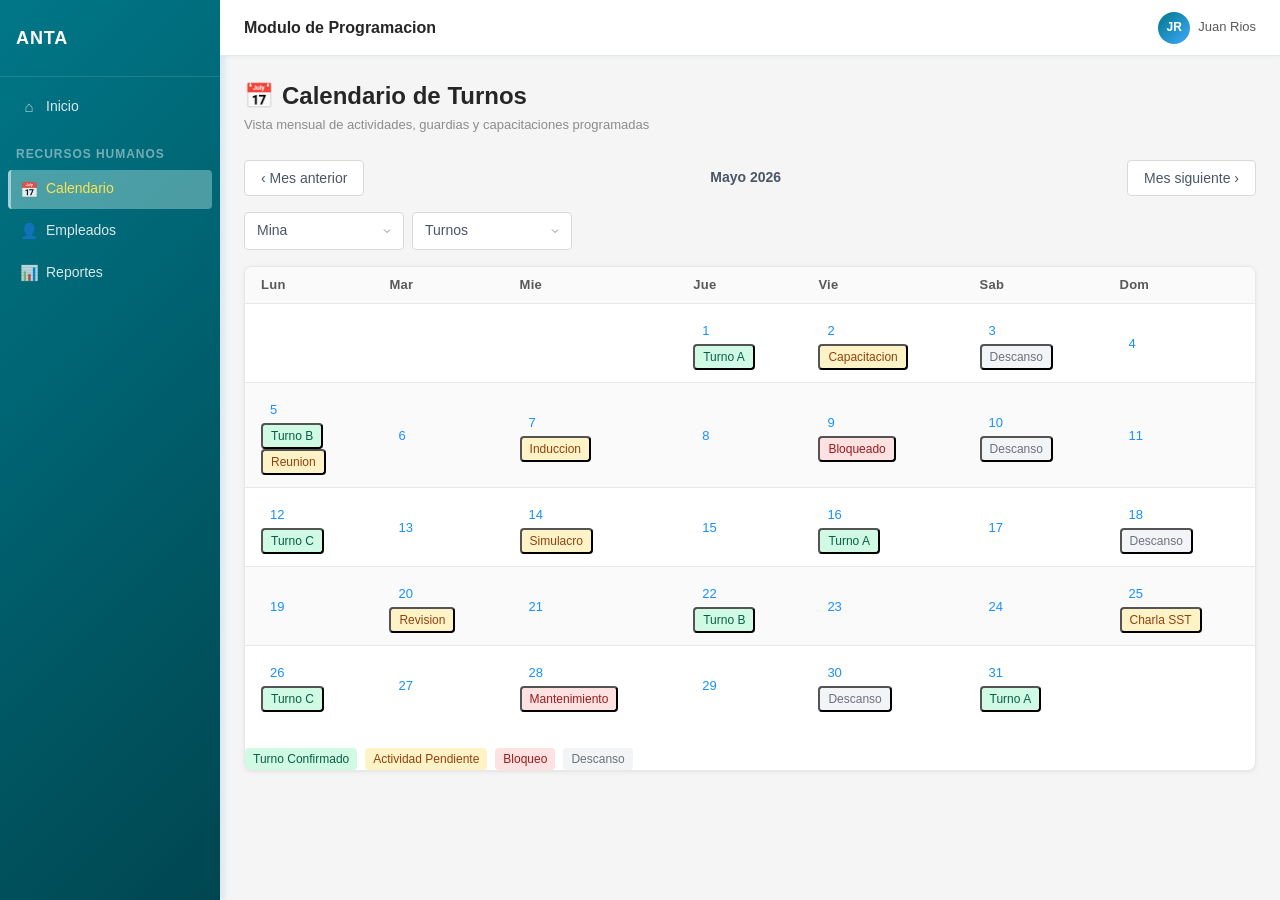
<file: .kiro/skills/html-prototype/assets/template-calendar.html>
<!DOCTYPE html>
<html lang="es">
<head>
  <meta charset="UTF-8" />
  <meta name="viewport" content="width=device-width, initial-scale=1.0" />
  <title>Calendario de Turnos - ANTA</title>
  <link rel="stylesheet" href="./anta-prototype.css" />
</head>
<body>

<!-- FLOW:
  1. Usuario revisa filtros de sede y categoria.
  2. Usuario navega entre meses para encontrar el periodo deseado.
  3. Usuario hace clic en un dia o evento para abrir el detalle.
  4. Usuario valida actividades programadas desde el modal.
-->

<div class="anta-layout">

  <nav class="anta-sidebar" aria-label="Menu principal">
    <div class="anta-sidebar-logo">
      <span class="anta-sidebar-logo-text">ANTA</span>
    </div>
    <ul class="anta-nav" role="navigation">
      <li class="anta-nav-item">
        <a href="#" class="anta-nav-link" data-testid="nav-inicio">
          <i class="anta-nav-icon">&#8962;</i>
          <span>Inicio</span>
        </a>
      </li>
      <li class="anta-nav-section">Recursos Humanos</li>
      <li class="anta-nav-item anta-nav-item--active">
        <a href="#" class="anta-nav-link" data-testid="nav-calendario">
          <i class="anta-nav-icon">&#128197;</i>
          <span>Calendario</span>
        </a>
      </li>
      <li class="anta-nav-item">
        <a href="#" class="anta-nav-link" data-testid="nav-empleados">
          <i class="anta-nav-icon">&#128100;</i>
          <span>Empleados</span>
        </a>
      </li>
      <li class="anta-nav-item">
        <a href="#" class="anta-nav-link" data-testid="nav-reportes">
          <i class="anta-nav-icon">&#128202;</i>
          <span>Reportes</span>
        </a>
      </li>
    </ul>
  </nav>

  <div class="anta-content">
    <header class="anta-top-bar" role="banner">
      <span class="anta-top-bar-title">Modulo de Programacion</span>
      <div class="anta-top-bar-spacer"></div>
      <div class="anta-top-bar-user" aria-label="Usuario actual">
        <div class="anta-avatar" aria-hidden="true">JR</div>
        <span>Juan Rios</span>
      </div>
    </header>

    <main class="anta-main" role="main">
      <div class="anta-page-header">
        <div class="anta-page-header-left">
          <h1 class="anta-page-title">
            <i class="anta-page-title-icon" aria-hidden="true">&#128197;</i>
            Calendario de Turnos
          </h1>
          <p class="anta-page-subtitle">Vista mensual de actividades, guardias y capacitaciones programadas</p>
        </div>
      </div>

      <div class="anta-toolbar" role="toolbar" aria-label="Navegacion del calendario">
        <button type="button" class="btn btn-default" data-testid="btn-prev-month">
          &#8249; Mes anterior
        </button>
        <div class="anta-toolbar-spacer"></div>
        <span class="text-bold">Mayo 2026</span>
        <div class="anta-toolbar-spacer"></div>
        <button type="button" class="btn btn-default" data-testid="btn-next-month">
          Mes siguiente &#8250;
        </button>
      </div>

      <div class="anta-filters" role="search" aria-label="Filtros del calendario">
        <select class="anta-select anta-filter-select" data-testid="select-location" aria-label="Filtrar por sede o area">
          <option value="">Todas las sedes</option>
          <option value="mina" selected>Mina</option>
          <option value="puerto">Puerto</option>
          <option value="lima">Lima</option>
        </select>
        <select class="anta-select anta-filter-select" data-testid="select-category" aria-label="Filtrar por categoria">
          <option value="">Todas las categorias</option>
          <option value="turno" selected>Turnos</option>
          <option value="capacitacion">Capacitaciones</option>
          <option value="reunion">Reuniones</option>
        </select>
      </div>

      <div class="anta-table-wrapper" role="region" aria-label="Calendario mensual">
        <table class="anta-table" aria-label="Calendario de Mayo 2026">
          <thead>
            <tr>
              <th scope="col">Lun</th>
              <th scope="col">Mar</th>
              <th scope="col">Mie</th>
              <th scope="col">Jue</th>
              <th scope="col">Vie</th>
              <th scope="col">Sab</th>
              <th scope="col">Dom</th>
            </tr>
          </thead>
          <tbody>
            <tr>
              <td><div class="text-muted">&nbsp;</div></td>
              <td><div class="text-muted">&nbsp;</div></td>
              <td><div class="text-muted">&nbsp;</div></td>
              <td>
                <button type="button" class="btn btn-link btn-sm" data-toggle="#day-detail-modal" data-testid="day-01">1</button>
                <div><button type="button" class="anta-badge anta-badge--approved" data-toggle="#day-detail-modal" data-testid="event-01-shift">Turno A</button></div>
              </td>
              <td>
                <button type="button" class="btn btn-link btn-sm" data-toggle="#day-detail-modal" data-testid="day-02">2</button>
                <div><button type="button" class="anta-badge anta-badge--pending" data-toggle="#day-detail-modal" data-testid="event-02-training">Capacitacion</button></div>
              </td>
              <td>
                <button type="button" class="btn btn-link btn-sm" data-toggle="#day-detail-modal" data-testid="day-03">3</button>
                <div><button type="button" class="anta-badge anta-badge--gray" data-toggle="#day-detail-modal" data-testid="event-03-off">Descanso</button></div>
              </td>
              <td>
                <button type="button" class="btn btn-link btn-sm" data-toggle="#day-detail-modal" data-testid="day-04">4</button>
              </td>
            </tr>
            <tr>
              <td>
                <button type="button" class="btn btn-link btn-sm" data-toggle="#day-detail-modal" data-testid="day-05">5</button>
                <div><button type="button" class="anta-badge anta-badge--approved" data-toggle="#day-detail-modal" data-testid="event-05-shift">Turno B</button></div>
                <div><button type="button" class="anta-badge anta-badge--pending" data-toggle="#day-detail-modal" data-testid="event-05-meeting">Reunion</button></div>
              </td>
              <td>
                <button type="button" class="btn btn-link btn-sm" data-toggle="#day-detail-modal" data-testid="day-06">6</button>
              </td>
              <td>
                <button type="button" class="btn btn-link btn-sm" data-toggle="#day-detail-modal" data-testid="day-07">7</button>
                <div><button type="button" class="anta-badge anta-badge--pending" data-toggle="#day-detail-modal" data-testid="event-07-training">Induccion</button></div>
              </td>
              <td>
                <button type="button" class="btn btn-link btn-sm" data-toggle="#day-detail-modal" data-testid="day-08">8</button>
              </td>
              <td>
                <button type="button" class="btn btn-link btn-sm" data-toggle="#day-detail-modal" data-testid="day-09">9</button>
                <div><button type="button" class="anta-badge anta-badge--rejected" data-toggle="#day-detail-modal" data-testid="event-09-blocked">Bloqueado</button></div>
              </td>
              <td>
                <button type="button" class="btn btn-link btn-sm" data-toggle="#day-detail-modal" data-testid="day-10">10</button>
                <div><button type="button" class="anta-badge anta-badge--gray" data-toggle="#day-detail-modal" data-testid="event-10-off">Descanso</button></div>
              </td>
              <td>
                <button type="button" class="btn btn-link btn-sm" data-toggle="#day-detail-modal" data-testid="day-11">11</button>
              </td>
            </tr>
            <tr>
              <td>
                <button type="button" class="btn btn-link btn-sm" data-toggle="#day-detail-modal" data-testid="day-12">12</button>
                <div><button type="button" class="anta-badge anta-badge--approved" data-toggle="#day-detail-modal" data-testid="event-12-shift">Turno C</button></div>
              </td>
              <td>
                <button type="button" class="btn btn-link btn-sm" data-toggle="#day-detail-modal" data-testid="day-13">13</button>
              </td>
              <td>
                <button type="button" class="btn btn-link btn-sm" data-toggle="#day-detail-modal" data-testid="day-14">14</button>
                <div><button type="button" class="anta-badge anta-badge--pending" data-toggle="#day-detail-modal" data-testid="event-14-drill">Simulacro</button></div>
              </td>
              <td>
                <button type="button" class="btn btn-link btn-sm" data-toggle="#day-detail-modal" data-testid="day-15">15</button>
              </td>
              <td>
                <button type="button" class="btn btn-link btn-sm" data-toggle="#day-detail-modal" data-testid="day-16">16</button>
                <div><button type="button" class="anta-badge anta-badge--approved" data-toggle="#day-detail-modal" data-testid="event-16-shift">Turno A</button></div>
              </td>
              <td>
                <button type="button" class="btn btn-link btn-sm" data-toggle="#day-detail-modal" data-testid="day-17">17</button>
              </td>
              <td>
                <button type="button" class="btn btn-link btn-sm" data-toggle="#day-detail-modal" data-testid="day-18">18</button>
                <div><button type="button" class="anta-badge anta-badge--gray" data-toggle="#day-detail-modal" data-testid="event-18-off">Descanso</button></div>
              </td>
            </tr>
            <tr>
              <td>
                <button type="button" class="btn btn-link btn-sm" data-toggle="#day-detail-modal" data-testid="day-19">19</button>
              </td>
              <td>
                <button type="button" class="btn btn-link btn-sm" data-toggle="#day-detail-modal" data-testid="day-20">20</button>
                <div><button type="button" class="anta-badge anta-badge--pending" data-toggle="#day-detail-modal" data-testid="event-20-review">Revision</button></div>
              </td>
              <td>
                <button type="button" class="btn btn-link btn-sm" data-toggle="#day-detail-modal" data-testid="day-21">21</button>
              </td>
              <td>
                <button type="button" class="btn btn-link btn-sm" data-toggle="#day-detail-modal" data-testid="day-22">22</button>
                <div><button type="button" class="anta-badge anta-badge--approved" data-toggle="#day-detail-modal" data-testid="event-22-shift">Turno B</button></div>
              </td>
              <td>
                <button type="button" class="btn btn-link btn-sm" data-toggle="#day-detail-modal" data-testid="day-23">23</button>
              </td>
              <td>
                <button type="button" class="btn btn-link btn-sm" data-toggle="#day-detail-modal" data-testid="day-24">24</button>
              </td>
              <td>
                <button type="button" class="btn btn-link btn-sm" data-toggle="#day-detail-modal" data-testid="day-25">25</button>
                <div><button type="button" class="anta-badge anta-badge--pending" data-toggle="#day-detail-modal" data-testid="event-25-training">Charla SST</button></div>
              </td>
            </tr>
            <tr>
              <td>
                <button type="button" class="btn btn-link btn-sm" data-toggle="#day-detail-modal" data-testid="day-26">26</button>
                <div><button type="button" class="anta-badge anta-badge--approved" data-toggle="#day-detail-modal" data-testid="event-26-shift">Turno C</button></div>
              </td>
              <td>
                <button type="button" class="btn btn-link btn-sm" data-toggle="#day-detail-modal" data-testid="day-27">27</button>
              </td>
              <td>
                <button type="button" class="btn btn-link btn-sm" data-toggle="#day-detail-modal" data-testid="day-28">28</button>
                <div><button type="button" class="anta-badge anta-badge--rejected" data-toggle="#day-detail-modal" data-testid="event-28-cancelled">Mantenimiento</button></div>
              </td>
              <td>
                <button type="button" class="btn btn-link btn-sm" data-toggle="#day-detail-modal" data-testid="day-29">29</button>
              </td>
              <td>
                <button type="button" class="btn btn-link btn-sm" data-toggle="#day-detail-modal" data-testid="day-30">30</button>
                <div><button type="button" class="anta-badge anta-badge--gray" data-toggle="#day-detail-modal" data-testid="event-30-off">Descanso</button></div>
              </td>
              <td>
                <button type="button" class="btn btn-link btn-sm" data-toggle="#day-detail-modal" data-testid="day-31">31</button>
                <div><button type="button" class="anta-badge anta-badge--approved" data-toggle="#day-detail-modal" data-testid="event-31-shift">Turno A</button></div>
              </td>
              <td><div class="text-muted">&nbsp;</div></td>
            </tr>
          </tbody>
        </table>

        <div class="d-flex gap-sm mt-xl" aria-label="Leyenda del calendario">
          <span class="anta-badge anta-badge--approved">Turno Confirmado</span>
          <span class="anta-badge anta-badge--pending">Actividad Pendiente</span>
          <span class="anta-badge anta-badge--rejected">Bloqueo</span>
          <span class="anta-badge anta-badge--gray">Descanso</span>
        </div>
      </div>
    </main>
  </div>

</div>

<div id="day-detail-modal" class="anta-modal-overlay" role="dialog" aria-modal="true" aria-labelledby="day-detail-title">
  <div class="anta-modal">
    <div class="anta-modal-header">
      <div class="anta-modal-title" id="day-detail-title">Detalle del dia 12 de Mayo</div>
      <button type="button" class="anta-modal-close" data-dismiss="modal" data-testid="btn-close-day-modal" aria-label="Cerrar detalle del dia">&times;</button>
    </div>
    <div class="anta-modal-body">
      <div class="anta-card mb-lg">
        <div class="anta-card-header">
          <h2 class="anta-card-title">Eventos programados</h2>
        </div>
        <div class="anta-card-body--compact">
          <dl class="anta-descriptions anta-descriptions--full">
            <div class="anta-descriptions-item">
              <dt class="anta-descriptions-label">Turno principal</dt>
              <dd class="anta-descriptions-value">Turno C &mdash; 07:00 a 19:00 &mdash; Mina San Nicolas</dd>
            </div>
            <div class="anta-descriptions-item">
              <dt class="anta-descriptions-label">Actividad adicional</dt>
              <dd class="anta-descriptions-value">Charla de seguridad operativa a las 18:00 en sala Gamma</dd>
            </div>
          </dl>
        </div>
      </div>
      <div class="anta-alert anta-alert--info" role="status">
        <i class="anta-alert-icon" aria-hidden="true">i</i>
        <div class="anta-alert-content">Use este modal como referencia para describir el detalle del dia seleccionado.</div>
      </div>
    </div>
    <div class="anta-modal-footer">
      <button type="button" class="btn btn-default" data-dismiss="modal" data-testid="btn-close-day-footer">Cerrar</button>
    </div>
  </div>
</div>

<script src="./prototype-interactions.js"></script>
</body>
</html>
</file>
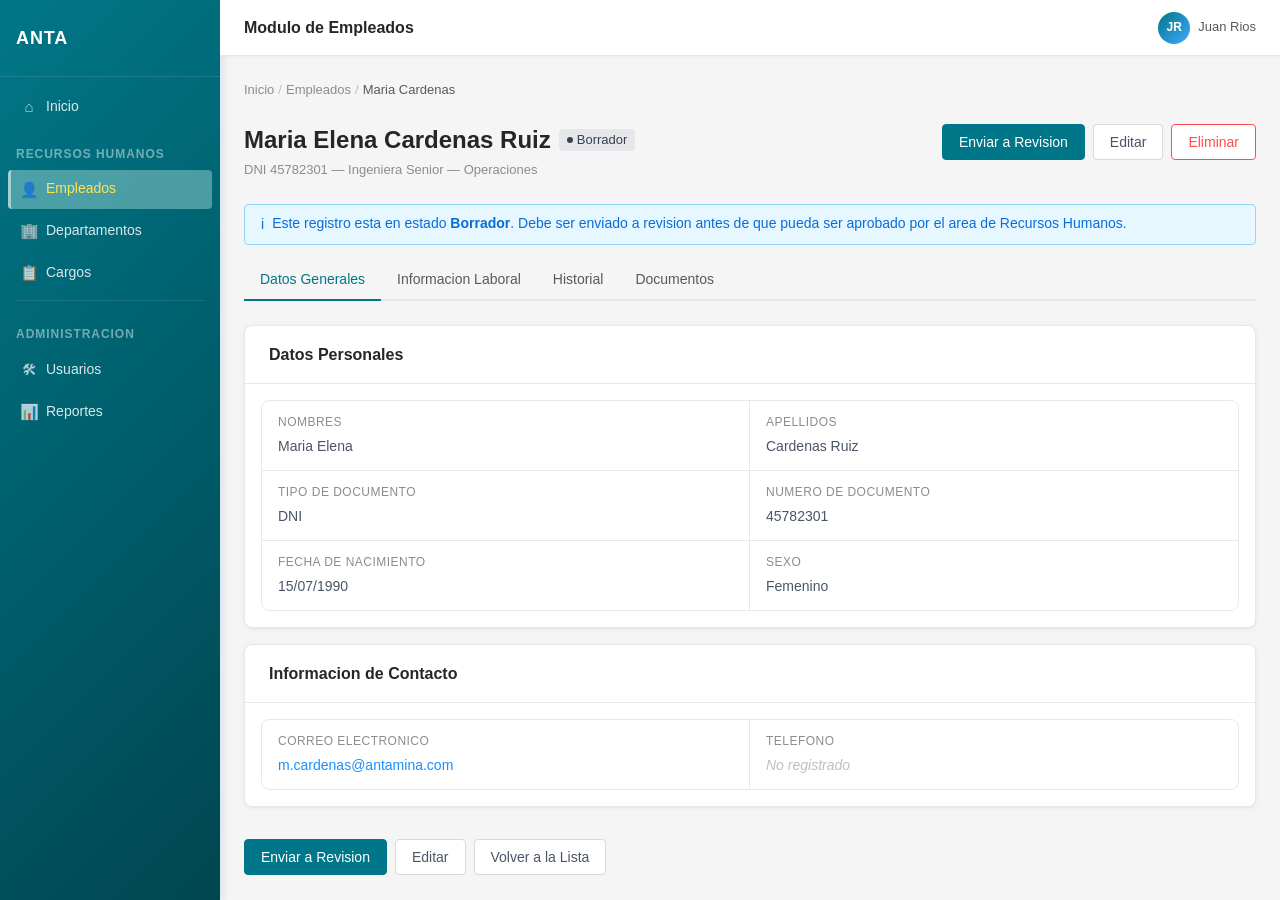
<file: .kiro/skills/html-prototype/assets/template-detail.html>
<!DOCTYPE html>
<html lang="es">
<head>
  <meta charset="UTF-8" />
  <meta name="viewport" content="width=device-width, initial-scale=1.0" />
  <title>Maria Cardenas - Detalle Empleado - ANTA</title>
  <link rel="stylesheet" href="./anta-prototype.css" />
</head>
<body>

<div class="anta-layout">

  <!-- ================================================================
       SIDEBAR
       ================================================================ -->
  <nav class="anta-sidebar" aria-label="Menu principal">
    <div class="anta-sidebar-logo">
      <span class="anta-sidebar-logo-text">ANTA</span>
    </div>
    <ul class="anta-nav" role="navigation">
      <li class="anta-nav-item">
        <a href="#" class="anta-nav-link" data-testid="nav-inicio">
          <i class="anta-nav-icon">&#8962;</i>
          <span>Inicio</span>
        </a>
      </li>
      <li class="anta-nav-section">Recursos Humanos</li>
      <li class="anta-nav-item anta-nav-item--active">
        <a href="#" class="anta-nav-link" data-testid="nav-empleados">
          <i class="anta-nav-icon">&#128100;</i>
          <span>Empleados</span>
        </a>
      </li>
      <li class="anta-nav-item">
        <a href="#" class="anta-nav-link" data-testid="nav-departamentos">
          <i class="anta-nav-icon">&#127970;</i>
          <span>Departamentos</span>
        </a>
      </li>
      <li class="anta-nav-item">
        <a href="#" class="anta-nav-link" data-testid="nav-cargos">
          <i class="anta-nav-icon">&#128203;</i>
          <span>Cargos</span>
        </a>
      </li>
      <li class="anta-nav-divider" role="separator"></li>
      <li class="anta-nav-section">Administracion</li>
      <li class="anta-nav-item">
        <a href="#" class="anta-nav-link" data-testid="nav-usuarios">
          <i class="anta-nav-icon">&#128736;</i>
          <span>Usuarios</span>
        </a>
      </li>
      <li class="anta-nav-item">
        <a href="#" class="anta-nav-link" data-testid="nav-reportes">
          <i class="anta-nav-icon">&#128202;</i>
          <span>Reportes</span>
        </a>
      </li>
    </ul>
  </nav>

  <!-- ================================================================
       CONTENT
       ================================================================ -->
  <div class="anta-content">

    <!-- Top bar -->
    <header class="anta-top-bar" role="banner">
      <span class="anta-top-bar-title">Modulo de Empleados</span>
      <div class="anta-top-bar-spacer"></div>
      <div class="anta-top-bar-user" aria-label="Usuario actual">
        <div class="anta-avatar" aria-hidden="true">JR</div>
        <span>Juan Rios</span>
      </div>
    </header>

    <!-- Main scroll area -->
    <main class="anta-main" role="main">

      <!-- Breadcrumb -->
      <nav class="anta-breadcrumb" aria-label="Ruta de navegacion">
        <a href="#" data-testid="breadcrumb-inicio">Inicio</a>
        <span class="anta-breadcrumb-sep" aria-hidden="true">/</span>
        <a href="./lista-empleados.html" data-testid="breadcrumb-empleados">Empleados</a>
        <span class="anta-breadcrumb-sep" aria-hidden="true">/</span>
        <span class="anta-breadcrumb-current" aria-current="page">Maria Cardenas</span>
      </nav>

      <!-- Page header with status + actions -->
      <div class="anta-page-header">
        <div class="anta-page-header-left">
          <h1 class="anta-page-title">
            Maria Elena Cardenas Ruiz
            <span
              class="anta-badge anta-badge--draft anta-badge-compact"
              data-testid="badge-status"
              aria-label="Estado actual: Borrador"
            >
              <span class="anta-badge-dot" aria-hidden="true"></span>
              Borrador
            </span>
          </h1>
          <p class="anta-page-subtitle">
            DNI 45782301 &mdash; Ingeniera Senior &mdash; Operaciones
          </p>
        </div>

        <!-- Action buttons — status: BORRADOR -->
        <div class="anta-action-bar" role="toolbar" aria-label="Acciones del registro">
          <button
            type="button"
            class="btn btn-primary"
            data-testid="btn-enviar-revision"
            aria-label="Enviar empleado a revision"
          >
            Enviar a Revision
          </button>
          <a
            href="./editar-empleado.html"
            class="btn btn-default"
            data-testid="btn-editar"
            aria-label="Editar empleado"
          >
            Editar
          </a>
          <button
            type="button"
            class="btn btn-danger"
            data-testid="btn-eliminar"
            aria-label="Eliminar empleado"
          >
            Eliminar
          </button>
        </div>
      </div>

      <!-- Alert: info about status -->
      <div class="anta-alert anta-alert--info" role="status" aria-live="polite">
        <i class="anta-alert-icon" aria-hidden="true">i</i>
        <div class="anta-alert-content">
          Este registro esta en estado <strong>Borrador</strong>. Debe ser enviado a revision
          antes de que pueda ser aprobado por el area de Recursos Humanos.
        </div>
      </div>

      <!-- Tabs: interactive via data-tab attributes -->
      <div data-tab-group>
        <div class="anta-tabs">
          <nav class="anta-tabs-nav" role="tablist" aria-label="Secciones del empleado">
            <a class="anta-tab anta-tab--active" data-tab="generales" data-testid="tab-datos-generales">
              Datos Generales
            </a>
            <a class="anta-tab" data-tab="laboral" data-testid="tab-informacion-laboral">
              Informacion Laboral
            </a>
            <a class="anta-tab" data-tab="historial" data-testid="tab-historial">
              Historial
            </a>
            <a class="anta-tab" data-tab="documentos" data-testid="tab-documentos">
              Documentos
            </a>
          </nav>
        </div>

      <!-- Tab panel: Datos Generales (active) -->
      <div data-tab-panel="generales" class="anta-visible">

        <!-- Datos personales card -->
        <div class="anta-card mb-lg">
          <div class="anta-card-header">
            <h2 class="anta-card-title">Datos Personales</h2>
          </div>
          <div class="anta-card-body--compact">
            <dl class="anta-descriptions" aria-label="Datos personales del empleado">
              <div class="anta-descriptions-item">
                <dt class="anta-descriptions-label">Nombres</dt>
                <dd class="anta-descriptions-value">Maria Elena</dd>
              </div>
              <div class="anta-descriptions-item">
                <dt class="anta-descriptions-label">Apellidos</dt>
                <dd class="anta-descriptions-value">Cardenas Ruiz</dd>
              </div>
              <div class="anta-descriptions-item">
                <dt class="anta-descriptions-label">Tipo de Documento</dt>
                <dd class="anta-descriptions-value">DNI</dd>
              </div>
              <div class="anta-descriptions-item">
                <dt class="anta-descriptions-label">Numero de Documento</dt>
                <dd class="anta-descriptions-value">45782301</dd>
              </div>
              <div class="anta-descriptions-item">
                <dt class="anta-descriptions-label">Fecha de Nacimiento</dt>
                <dd class="anta-descriptions-value">15/07/1990</dd>
              </div>
              <div class="anta-descriptions-item">
                <dt class="anta-descriptions-label">Sexo</dt>
                <dd class="anta-descriptions-value">Femenino</dd>
              </div>
            </dl>
          </div>
        </div>

        <!-- Informacion de contacto card -->
        <div class="anta-card mb-lg">
          <div class="anta-card-header">
            <h2 class="anta-card-title">Informacion de Contacto</h2>
          </div>
          <div class="anta-card-body--compact">
            <dl class="anta-descriptions" aria-label="Informacion de contacto del empleado">
              <div class="anta-descriptions-item">
                <dt class="anta-descriptions-label">Correo Electronico</dt>
                <dd class="anta-descriptions-value">
                  <a href="mailto:m.cardenas@antamina.com">m.cardenas@antamina.com</a>
                </dd>
              </div>
              <div class="anta-descriptions-item">
                <dt class="anta-descriptions-label">Telefono</dt>
                <dd class="anta-descriptions-value anta-descriptions-value--empty">No registrado</dd>
              </div>
            </dl>
          </div>
        </div>

      </div>

      <!-- Tab panel: Informacion Laboral -->
      <div data-tab-panel="laboral">

        <!-- Informacion laboral card -->
        <div class="anta-card">
          <div class="anta-card-header">
            <h2 class="anta-card-title">Informacion Laboral</h2>
          </div>
          <div class="anta-card-body--compact">
            <dl class="anta-descriptions" aria-label="Informacion laboral del empleado">
              <div class="anta-descriptions-item">
                <dt class="anta-descriptions-label">Departamento</dt>
                <dd class="anta-descriptions-value">Operaciones</dd>
              </div>
              <div class="anta-descriptions-item">
                <dt class="anta-descriptions-label">Cargo</dt>
                <dd class="anta-descriptions-value">Ingeniera Senior</dd>
              </div>
              <div class="anta-descriptions-item">
                <dt class="anta-descriptions-label">Fecha de Ingreso</dt>
                <dd class="anta-descriptions-value">15/03/2021</dd>
              </div>
              <div class="anta-descriptions-item">
                <dt class="anta-descriptions-label">Tipo de Contrato</dt>
                <dd class="anta-descriptions-value">Plazo Indeterminado</dd>
              </div>
              <div class="anta-descriptions-item">
                <dt class="anta-descriptions-label">Observaciones</dt>
                <dd class="anta-descriptions-value anta-descriptions-value--empty">Sin observaciones</dd>
              </div>
              <div class="anta-descriptions-item">
                <dt class="anta-descriptions-label">Ultima Modificacion</dt>
                <dd class="anta-descriptions-value">06/05/2026 09:14 &mdash; Juan Rios</dd>
              </div>
            </dl>
          </div>
        </div>

      </div>
      </div><!-- /data-tab-group -->

      <!-- Bottom action bar (repeat for long pages) -->
      <div class="anta-action-bar" role="toolbar" aria-label="Acciones del registro (inferior)">
        <button
          type="button"
          class="btn btn-primary"
          data-testid="btn-enviar-revision-bottom"
          aria-label="Enviar empleado a revision"
        >
          Enviar a Revision
        </button>
        <a
          href="./editar-empleado.html"
          class="btn btn-default"
          data-testid="btn-editar-bottom"
          aria-label="Editar empleado"
        >
          Editar
        </a>
        <a
          href="./lista-empleados.html"
          class="btn btn-default"
          data-testid="btn-volver"
          aria-label="Volver a la lista de empleados"
        >
          Volver a la Lista
        </a>
      </div>

    </main>
  </div><!-- /.anta-content -->

</div><!-- /.anta-layout -->

<script src="./prototype-interactions.js"></script>
</body>
</html>
</file>
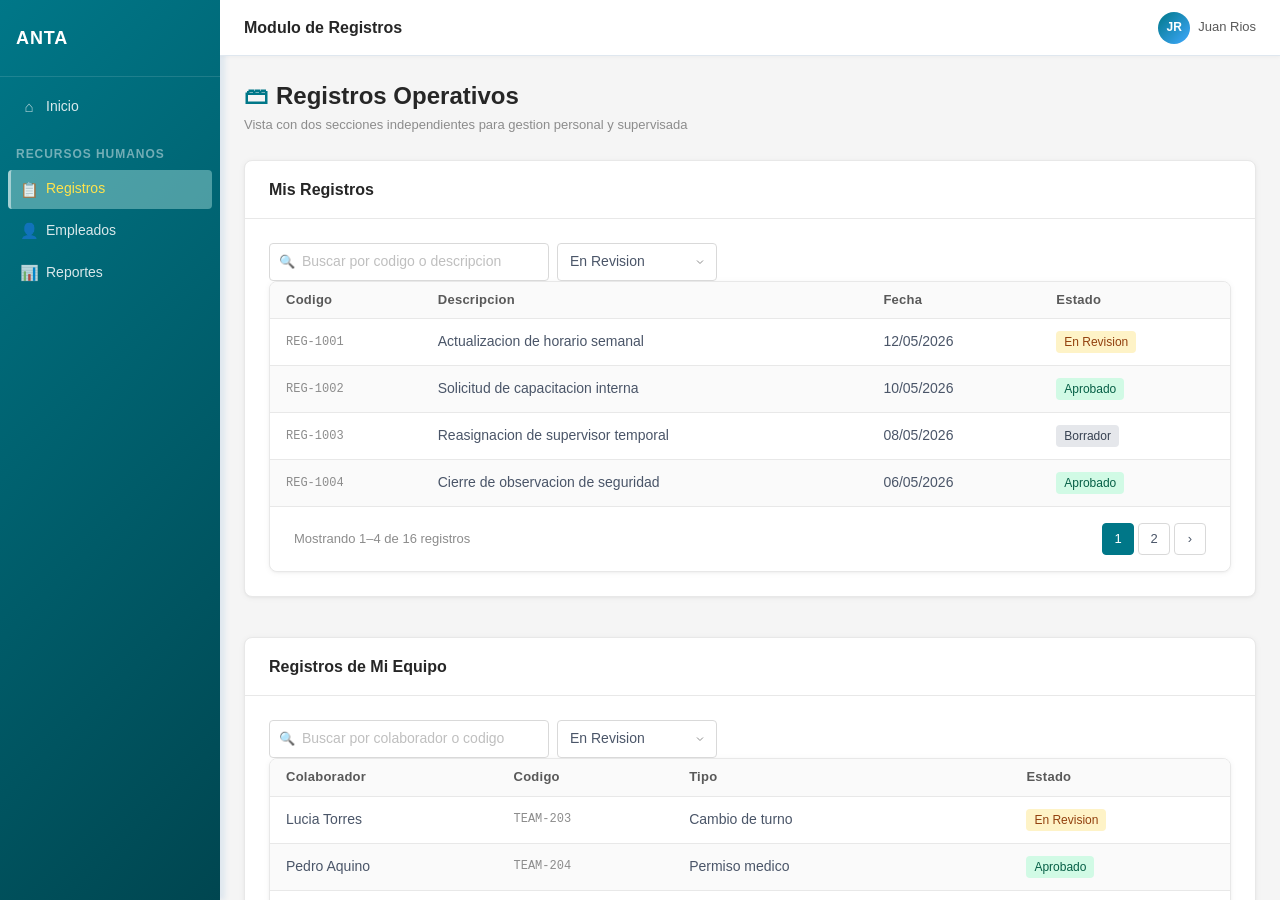
<file: .kiro/skills/html-prototype/assets/template-dual-section.html>
<!DOCTYPE html>
<html lang="es">
<head>
  <meta charset="UTF-8" />
  <meta name="viewport" content="width=device-width, initial-scale=1.0" />
  <title>Registros Personales y de Equipo - ANTA</title>
  <link rel="stylesheet" href="./anta-prototype.css" />
</head>
<body>

<!-- FLOW:
  1. Usuario revisa sus propios registros con filtros dedicados.
  2. Usuario pagina y compara estados en la primera tabla.
  3. Usuario baja a la seccion del equipo para revisar registros compartidos.
  4. Usuario usa filtros y paginacion independientes en cada bloque.
-->

<div class="anta-layout">

  <nav class="anta-sidebar" aria-label="Menu principal">
    <div class="anta-sidebar-logo">
      <span class="anta-sidebar-logo-text">ANTA</span>
    </div>
    <ul class="anta-nav" role="navigation">
      <li class="anta-nav-item">
        <a href="#" class="anta-nav-link" data-testid="nav-inicio">
          <i class="anta-nav-icon">&#8962;</i>
          <span>Inicio</span>
        </a>
      </li>
      <li class="anta-nav-section">Recursos Humanos</li>
      <li class="anta-nav-item anta-nav-item--active">
        <a href="#" class="anta-nav-link" data-testid="nav-registros">
          <i class="anta-nav-icon">&#128203;</i>
          <span>Registros</span>
        </a>
      </li>
      <li class="anta-nav-item">
        <a href="#" class="anta-nav-link" data-testid="nav-empleados">
          <i class="anta-nav-icon">&#128100;</i>
          <span>Empleados</span>
        </a>
      </li>
      <li class="anta-nav-item">
        <a href="#" class="anta-nav-link" data-testid="nav-reportes">
          <i class="anta-nav-icon">&#128202;</i>
          <span>Reportes</span>
        </a>
      </li>
    </ul>
  </nav>

  <div class="anta-content">
    <header class="anta-top-bar" role="banner">
      <span class="anta-top-bar-title">Modulo de Registros</span>
      <div class="anta-top-bar-spacer"></div>
      <div class="anta-top-bar-user" aria-label="Usuario actual">
        <div class="anta-avatar" aria-hidden="true">JR</div>
        <span>Juan Rios</span>
      </div>
    </header>

    <main class="anta-main" role="main">
      <div class="anta-page-header">
        <div class="anta-page-header-left">
          <h1 class="anta-page-title">
            <i class="anta-page-title-icon" aria-hidden="true">&#128451;</i>
            Registros Operativos
          </h1>
          <p class="anta-page-subtitle">Vista con dos secciones independientes para gestion personal y supervisada</p>
        </div>
      </div>

      <div class="anta-card">
        <div class="anta-card-header">
          <h2 class="anta-card-title">Mis Registros</h2>
        </div>
        <div class="anta-card-body">
          <div class="anta-filters" role="search" aria-label="Filtros de mis registros">
            <div class="anta-search-wrapper">
              <i class="anta-search-icon" aria-hidden="true">&#128269;</i>
              <input type="search" class="anta-input" placeholder="Buscar por codigo o descripcion" data-testid="input-my-records-search" aria-label="Buscar en mis registros" />
            </div>
            <select class="anta-select anta-filter-select" data-testid="select-my-records-status" aria-label="Filtrar mis registros por estado">
              <option value="">Todos los estados</option>
              <option value="draft">Borrador</option>
              <option value="pending" selected>En Revision</option>
              <option value="approved">Aprobado</option>
            </select>
          </div>

          <div class="anta-table-wrapper" role="region" aria-label="Tabla de mis registros">
            <table class="anta-table" aria-label="Mis registros">
              <thead>
                <tr>
                  <th scope="col">Codigo</th>
                  <th scope="col">Descripcion</th>
                  <th scope="col">Fecha</th>
                  <th scope="col">Estado</th>
                </tr>
              </thead>
              <tbody>
                <tr>
                  <td class="col-id">REG-1001</td>
                  <td>Actualizacion de horario semanal</td>
                  <td>12/05/2026</td>
                  <td><span class="anta-badge anta-badge--pending">En Revision</span></td>
                </tr>
                <tr>
                  <td class="col-id">REG-1002</td>
                  <td>Solicitud de capacitacion interna</td>
                  <td>10/05/2026</td>
                  <td><span class="anta-badge anta-badge--approved">Aprobado</span></td>
                </tr>
                <tr>
                  <td class="col-id">REG-1003</td>
                  <td>Reasignacion de supervisor temporal</td>
                  <td>08/05/2026</td>
                  <td><span class="anta-badge anta-badge--draft">Borrador</span></td>
                </tr>
                <tr>
                  <td class="col-id">REG-1004</td>
                  <td>Cierre de observacion de seguridad</td>
                  <td>06/05/2026</td>
                  <td><span class="anta-badge anta-badge--approved">Aprobado</span></td>
                </tr>
              </tbody>
            </table>

            <nav class="anta-pagination" role="navigation" aria-label="Paginacion de mis registros">
              <span class="anta-pagination-info">Mostrando 1&ndash;4 de 16 registros</span>
              <a href="#" class="anta-page-btn anta-page-btn--active" aria-current="page" data-testid="page-my-records-1">1</a>
              <a href="#" class="anta-page-btn" data-testid="page-my-records-2">2</a>
              <a href="#" class="anta-page-btn" data-testid="page-my-records-next">&rsaquo;</a>
            </nav>
          </div>
        </div>
      </div>

      <div class="anta-card mt-xl">
        <div class="anta-card-header">
          <h2 class="anta-card-title">Registros de Mi Equipo</h2>
        </div>
        <div class="anta-card-body">
          <div class="anta-filters" role="search" aria-label="Filtros de registros del equipo">
            <div class="anta-search-wrapper">
              <i class="anta-search-icon" aria-hidden="true">&#128269;</i>
              <input type="search" class="anta-input" placeholder="Buscar por colaborador o codigo" data-testid="input-team-records-search" aria-label="Buscar en registros del equipo" />
            </div>
            <select class="anta-select anta-filter-select" data-testid="select-team-records-status" aria-label="Filtrar registros del equipo por estado">
              <option value="">Todos los estados</option>
              <option value="pending" selected>En Revision</option>
              <option value="approved">Aprobado</option>
              <option value="rejected">Rechazado</option>
            </select>
          </div>

          <div class="anta-table-wrapper" role="region" aria-label="Tabla de registros del equipo">
            <table class="anta-table" aria-label="Registros de mi equipo">
              <thead>
                <tr>
                  <th scope="col">Colaborador</th>
                  <th scope="col">Codigo</th>
                  <th scope="col">Tipo</th>
                  <th scope="col">Estado</th>
                </tr>
              </thead>
              <tbody>
                <tr>
                  <td>Lucia Torres</td>
                  <td class="col-id">TEAM-203</td>
                  <td>Cambio de turno</td>
                  <td><span class="anta-badge anta-badge--pending">En Revision</span></td>
                </tr>
                <tr>
                  <td>Pedro Aquino</td>
                  <td class="col-id">TEAM-204</td>
                  <td>Permiso medico</td>
                  <td><span class="anta-badge anta-badge--approved">Aprobado</span></td>
                </tr>
                <tr>
                  <td>Rocio Vila</td>
                  <td class="col-id">TEAM-205</td>
                  <td>Actualizacion de datos</td>
                  <td><span class="anta-badge anta-badge--rejected">Rechazado</span></td>
                </tr>
              </tbody>
            </table>

            <nav class="anta-pagination" role="navigation" aria-label="Paginacion de registros del equipo">
              <span class="anta-pagination-info">Mostrando 1&ndash;3 de 9 registros</span>
              <a href="#" class="anta-page-btn anta-page-btn--active" aria-current="page" data-testid="page-team-records-1">1</a>
              <a href="#" class="anta-page-btn" data-testid="page-team-records-2">2</a>
              <a href="#" class="anta-page-btn" data-testid="page-team-records-next">&rsaquo;</a>
            </nav>
          </div>
        </div>
      </div>
    </main>
  </div>

</div>

<script src="./prototype-interactions.js"></script>
</body>
</html>
</file>
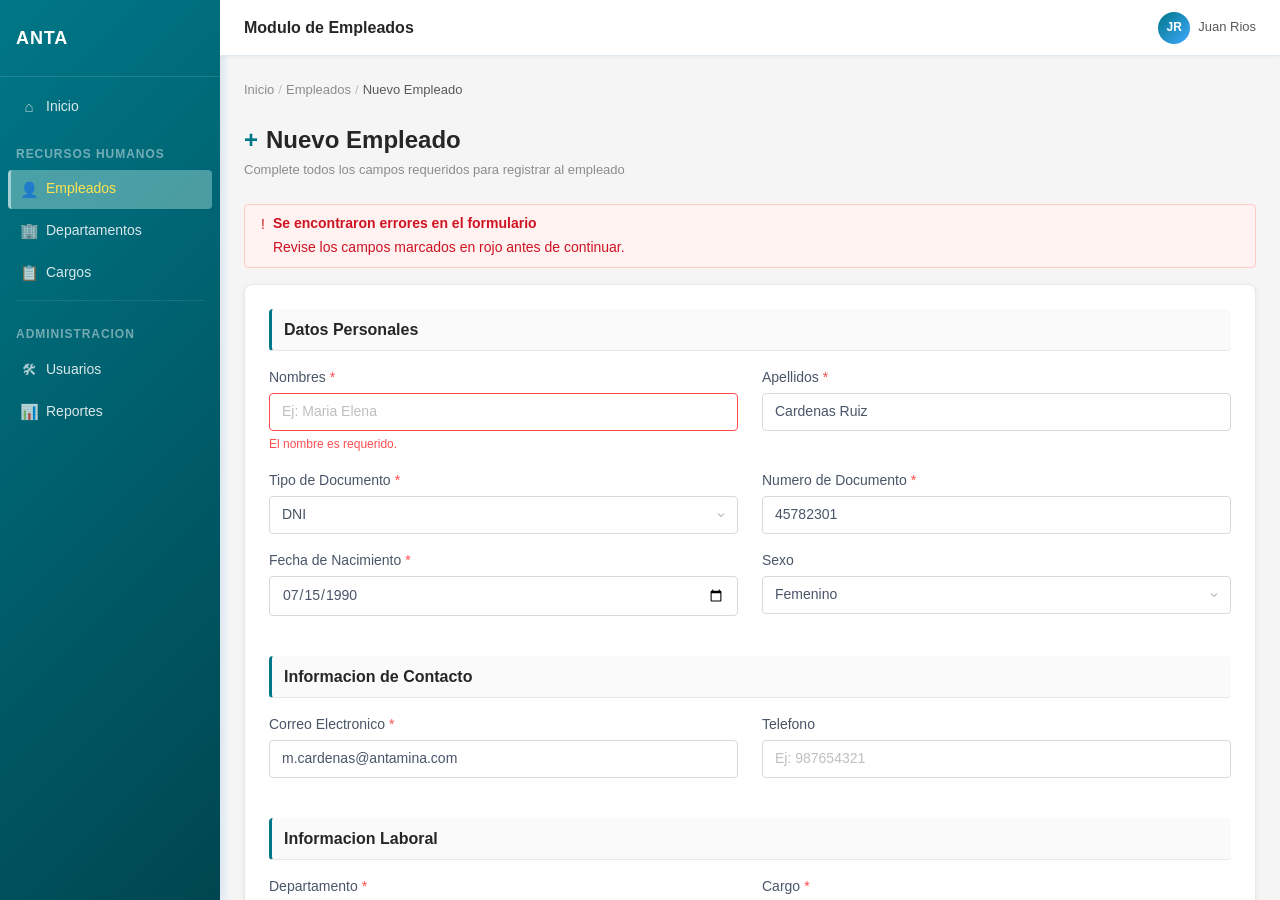
<file: .kiro/skills/html-prototype/assets/template-form.html>
<!DOCTYPE html>
<html lang="es">
<head>
  <meta charset="UTF-8" />
  <meta name="viewport" content="width=device-width, initial-scale=1.0" />
  <title>Nuevo Empleado - ANTA</title>
  <link rel="stylesheet" href="./anta-prototype.css" />
</head>
<body>

<div class="anta-layout">

  <!-- ================================================================
       SIDEBAR
       ================================================================ -->
  <nav class="anta-sidebar" aria-label="Menu principal">
    <div class="anta-sidebar-logo">
      <span class="anta-sidebar-logo-text">ANTA</span>
    </div>
    <ul class="anta-nav" role="navigation">
      <li class="anta-nav-item">
        <a href="#" class="anta-nav-link" data-testid="nav-inicio">
          <i class="anta-nav-icon">&#8962;</i>
          <span>Inicio</span>
        </a>
      </li>
      <li class="anta-nav-section">Recursos Humanos</li>
      <li class="anta-nav-item anta-nav-item--active">
        <a href="#" class="anta-nav-link" data-testid="nav-empleados">
          <i class="anta-nav-icon">&#128100;</i>
          <span>Empleados</span>
        </a>
      </li>
      <li class="anta-nav-item">
        <a href="#" class="anta-nav-link" data-testid="nav-departamentos">
          <i class="anta-nav-icon">&#127970;</i>
          <span>Departamentos</span>
        </a>
      </li>
      <li class="anta-nav-item">
        <a href="#" class="anta-nav-link" data-testid="nav-cargos">
          <i class="anta-nav-icon">&#128203;</i>
          <span>Cargos</span>
        </a>
      </li>
      <li class="anta-nav-divider" role="separator"></li>
      <li class="anta-nav-section">Administracion</li>
      <li class="anta-nav-item">
        <a href="#" class="anta-nav-link" data-testid="nav-usuarios">
          <i class="anta-nav-icon">&#128736;</i>
          <span>Usuarios</span>
        </a>
      </li>
      <li class="anta-nav-item">
        <a href="#" class="anta-nav-link" data-testid="nav-reportes">
          <i class="anta-nav-icon">&#128202;</i>
          <span>Reportes</span>
        </a>
      </li>
    </ul>
  </nav>

  <!-- ================================================================
       CONTENT
       ================================================================ -->
  <div class="anta-content">

    <!-- Top bar -->
    <header class="anta-top-bar" role="banner">
      <span class="anta-top-bar-title">Modulo de Empleados</span>
      <div class="anta-top-bar-spacer"></div>
      <div class="anta-top-bar-user" aria-label="Usuario actual">
        <div class="anta-avatar" aria-hidden="true">JR</div>
        <span>Juan Rios</span>
      </div>
    </header>

    <!-- Main scroll area -->
    <main class="anta-main" role="main">

      <!-- Breadcrumb -->
      <nav class="anta-breadcrumb" aria-label="Ruta de navegacion">
        <a href="#" data-testid="breadcrumb-inicio">Inicio</a>
        <span class="anta-breadcrumb-sep" aria-hidden="true">/</span>
        <a href="./lista-empleados.html" data-testid="breadcrumb-empleados">Empleados</a>
        <span class="anta-breadcrumb-sep" aria-hidden="true">/</span>
        <span class="anta-breadcrumb-current" aria-current="page">Nuevo Empleado</span>
      </nav>

      <!-- Page header -->
      <div class="anta-page-header">
        <div class="anta-page-header-left">
          <h1 class="anta-page-title">
            <i class="anta-page-title-icon" aria-hidden="true">+</i>
            Nuevo Empleado
          </h1>
          <p class="anta-page-subtitle">Complete todos los campos requeridos para registrar al empleado</p>
        </div>
      </div>

      <!-- Alert: validation error example (shown when form has errors) -->
      <div class="anta-alert anta-alert--error" role="alert" aria-live="polite">
        <i class="anta-alert-icon" aria-hidden="true">!</i>
        <div class="anta-alert-content">
          <div class="anta-alert-title">Se encontraron errores en el formulario</div>
          <div>Revise los campos marcados en rojo antes de continuar.</div>
        </div>
      </div>

      <!-- Form card -->
      <div class="anta-card">
        <div class="anta-card-body">
          <form class="anta-form" novalidate aria-label="Formulario de nuevo empleado" data-testid="form-empleado">

            <!-- Section: Datos Personales -->
            <h2 class="anta-form-section-title">Datos Personales</h2>

            <div class="anta-form-row">
              <!-- Nombres -->
              <div class="anta-form-item anta-form-item--error">
                <label class="anta-form-label" for="field-nombres">
                  Nombres
                  <span class="anta-form-required" aria-label="campo requerido">*</span>
                </label>
                <input
                  type="text"
                  id="field-nombres"
                  name="nombres"
                  class="anta-input"
                  placeholder="Ej: Maria Elena"
                  aria-required="true"
                  aria-describedby="error-nombres"
                  aria-invalid="true"
                  data-testid="field-nombres"
                  value=""
                />
                <span id="error-nombres" class="anta-form-error" role="alert">
                  El nombre es requerido.
                </span>
              </div>

              <!-- Apellidos -->
              <div class="anta-form-item">
                <label class="anta-form-label" for="field-apellidos">
                  Apellidos
                  <span class="anta-form-required" aria-label="campo requerido">*</span>
                </label>
                <input
                  type="text"
                  id="field-apellidos"
                  name="apellidos"
                  class="anta-input"
                  placeholder="Ej: Cardenas Ruiz"
                  aria-required="true"
                  data-testid="field-apellidos"
                  value="Cardenas Ruiz"
                />
              </div>
            </div>

            <div class="anta-form-row">
              <!-- Tipo de documento -->
              <div class="anta-form-item">
                <label class="anta-form-label" for="field-tipo-documento">
                  Tipo de Documento
                  <span class="anta-form-required" aria-label="campo requerido">*</span>
                </label>
                <select
                  id="field-tipo-documento"
                  name="tipoDocumento"
                  class="anta-select"
                  aria-required="true"
                  data-testid="field-tipo-documento"
                >
                  <option value="">Seleccione...</option>
                  <option value="DNI" selected>DNI</option>
                  <option value="CE">Carnet de Extranjeria</option>
                  <option value="PASAPORTE">Pasaporte</option>
                </select>
              </div>

              <!-- Numero de documento -->
              <div class="anta-form-item">
                <label class="anta-form-label" for="field-numero-documento">
                  Numero de Documento
                  <span class="anta-form-required" aria-label="campo requerido">*</span>
                </label>
                <input
                  type="text"
                  id="field-numero-documento"
                  name="numeroDocumento"
                  class="anta-input"
                  placeholder="Ej: 45782301"
                  aria-required="true"
                  data-testid="field-numero-documento"
                  maxlength="12"
                  value="45782301"
                />
              </div>
            </div>

            <div class="anta-form-row">
              <!-- Fecha de nacimiento -->
              <div class="anta-form-item">
                <label class="anta-form-label" for="field-fecha-nacimiento">
                  Fecha de Nacimiento
                  <span class="anta-form-required" aria-label="campo requerido">*</span>
                </label>
                <input
                  type="date"
                  id="field-fecha-nacimiento"
                  name="fechaNacimiento"
                  class="anta-input"
                  aria-required="true"
                  data-testid="field-fecha-nacimiento"
                  value="1990-07-15"
                />
              </div>

              <!-- Sexo -->
              <div class="anta-form-item">
                <label class="anta-form-label" for="field-sexo">Sexo</label>
                <select
                  id="field-sexo"
                  name="sexo"
                  class="anta-select"
                  data-testid="field-sexo"
                >
                  <option value="">Seleccione...</option>
                  <option value="F" selected>Femenino</option>
                  <option value="M">Masculino</option>
                </select>
              </div>
            </div>

            <!-- Section: Informacion de Contacto -->
            <h2 class="anta-form-section-title">Informacion de Contacto</h2>

            <div class="anta-form-row">
              <!-- Correo electronico -->
              <div class="anta-form-item">
                <label class="anta-form-label" for="field-email">
                  Correo Electronico
                  <span class="anta-form-required" aria-label="campo requerido">*</span>
                </label>
                <input
                  type="email"
                  id="field-email"
                  name="email"
                  class="anta-input"
                  placeholder="usuario@antamina.com"
                  aria-required="true"
                  data-testid="field-email"
                  value="m.cardenas@antamina.com"
                />
              </div>

              <!-- Telefono -->
              <div class="anta-form-item">
                <label class="anta-form-label" for="field-telefono">Telefono</label>
                <input
                  type="tel"
                  id="field-telefono"
                  name="telefono"
                  class="anta-input"
                  placeholder="Ej: 987654321"
                  data-testid="field-telefono"
                  value=""
                />
              </div>
            </div>

            <!-- Section: Informacion Laboral -->
            <h2 class="anta-form-section-title">Informacion Laboral</h2>

            <div class="anta-form-row">
              <!-- Departamento -->
              <div class="anta-form-item">
                <label class="anta-form-label" for="field-departamento">
                  Departamento
                  <span class="anta-form-required" aria-label="campo requerido">*</span>
                </label>
                <select
                  id="field-departamento"
                  name="departamento"
                  class="anta-select"
                  aria-required="true"
                  data-testid="field-departamento"
                >
                  <option value="">Seleccione un departamento...</option>
                  <option value="operaciones" selected>Operaciones</option>
                  <option value="it">Tecnologia</option>
                  <option value="rrhh">Recursos Humanos</option>
                  <option value="finanzas">Finanzas</option>
                  <option value="logistica">Logistica</option>
                </select>
              </div>

              <!-- Cargo -->
              <div class="anta-form-item">
                <label class="anta-form-label" for="field-cargo">
                  Cargo
                  <span class="anta-form-required" aria-label="campo requerido">*</span>
                </label>
                <select
                  id="field-cargo"
                  name="cargo"
                  class="anta-select"
                  aria-required="true"
                  data-testid="field-cargo"
                >
                  <option value="">Seleccione un cargo...</option>
                  <option value="ingeniero-senior" selected>Ingeniero Senior</option>
                  <option value="ingeniero-junior">Ingeniero Junior</option>
                  <option value="supervisor">Supervisor</option>
                  <option value="tecnico">Tecnico</option>
                </select>
              </div>
            </div>

            <div class="anta-form-row">
              <!-- Fecha de ingreso -->
              <div class="anta-form-item">
                <label class="anta-form-label" for="field-fecha-ingreso">
                  Fecha de Ingreso
                  <span class="anta-form-required" aria-label="campo requerido">*</span>
                </label>
                <input
                  type="date"
                  id="field-fecha-ingreso"
                  name="fechaIngreso"
                  class="anta-input"
                  aria-required="true"
                  data-testid="field-fecha-ingreso"
                  value="2021-03-15"
                />
              </div>

              <!-- Tipo de contrato -->
              <div class="anta-form-item">
                <label class="anta-form-label" for="field-tipo-contrato">Tipo de Contrato</label>
                <select
                  id="field-tipo-contrato"
                  name="tipoContrato"
                  class="anta-select"
                  data-testid="field-tipo-contrato"
                >
                  <option value="">Seleccione...</option>
                  <option value="indeterminado" selected>Plazo Indeterminado</option>
                  <option value="determinado">Plazo Determinado</option>
                  <option value="practicante">Practicante</option>
                </select>
              </div>
            </div>

            <!-- Observaciones -->
            <div class="anta-form-row anta-form-row--full">
              <div class="anta-form-item">
                <label class="anta-form-label" for="field-observaciones">Observaciones</label>
                <textarea
                  id="field-observaciones"
                  name="observaciones"
                  class="anta-textarea"
                  placeholder="Informacion adicional relevante sobre el empleado..."
                  rows="4"
                  data-testid="field-observaciones"
                ></textarea>
                <span class="anta-form-hint">Maximo 500 caracteres. Este campo es opcional.</span>
              </div>
            </div>

            <!-- Form actions -->
            <div class="anta-form-actions">
              <button type="submit" class="btn btn-primary" data-testid="btn-submit">
                Guardar Empleado
              </button>
              <button type="button" class="btn btn-default" data-testid="btn-cancel">
                Cancelar
              </button>
            </div>

          </form>
        </div>
      </div>

    </main>
  </div><!-- /.anta-content -->

</div><!-- /.anta-layout -->

<script src="./prototype-interactions.js"></script>
</body>
</html>
</file>
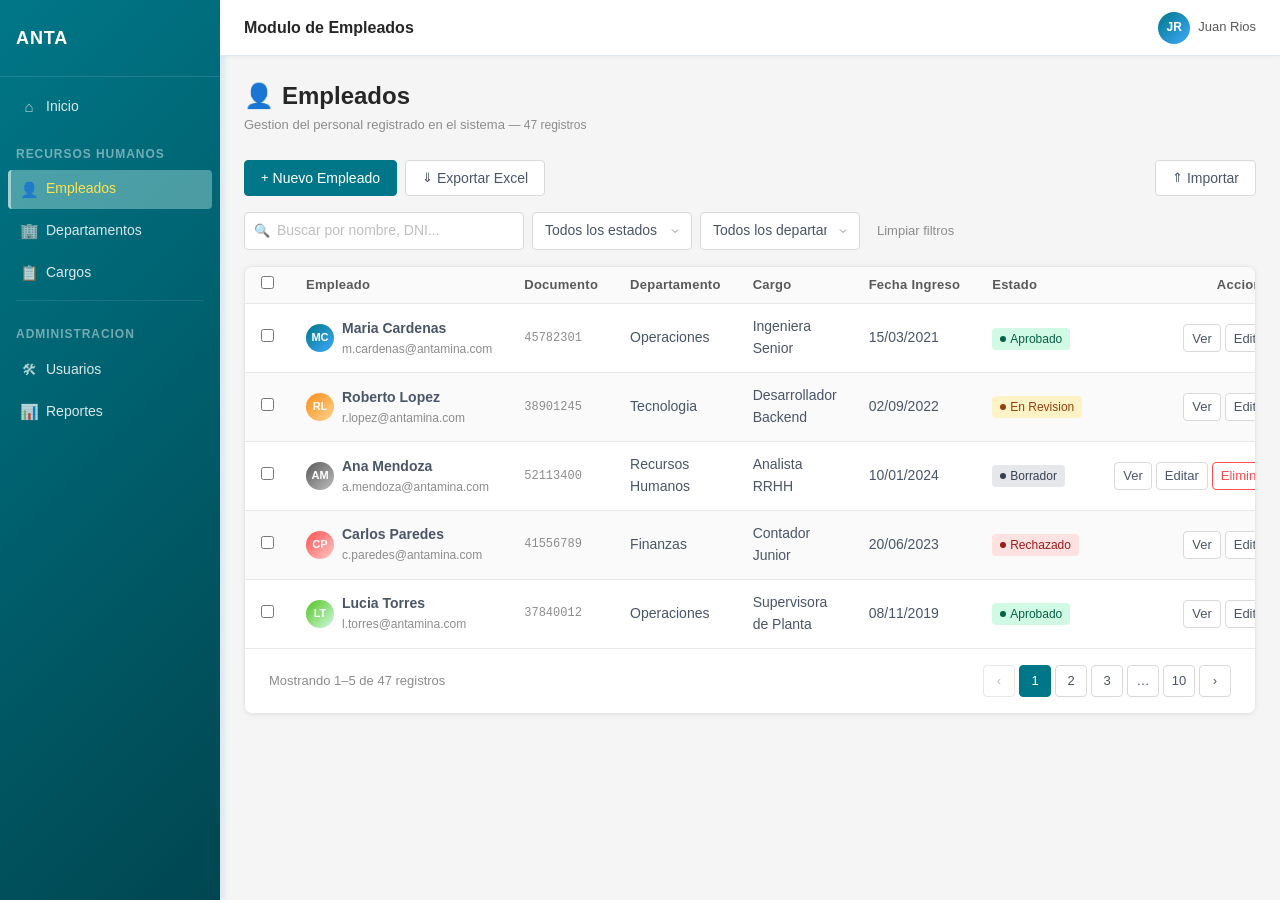
<file: .kiro/skills/html-prototype/assets/template-list.html>
<!DOCTYPE html>
<html lang="es">
<head>
  <meta charset="UTF-8" />
  <meta name="viewport" content="width=device-width, initial-scale=1.0" />
  <title>Empleados - ANTA</title>
  <link rel="stylesheet" href="./anta-prototype.css" />
</head>
<body>

<div class="anta-layout">

  <!-- ================================================================
       SIDEBAR
       ================================================================ -->
  <nav class="anta-sidebar" aria-label="Menu principal">
    <div class="anta-sidebar-logo">
      <span class="anta-sidebar-logo-text">ANTA</span>
    </div>
    <ul class="anta-nav" role="navigation">
      <li class="anta-nav-item">
        <a href="#" class="anta-nav-link" data-testid="nav-inicio">
          <i class="anta-nav-icon">&#8962;</i>
          <span>Inicio</span>
        </a>
      </li>
      <li class="anta-nav-section">Recursos Humanos</li>
      <li class="anta-nav-item anta-nav-item--active">
        <a href="#" class="anta-nav-link" data-testid="nav-empleados">
          <i class="anta-nav-icon">&#128100;</i>
          <span>Empleados</span>
        </a>
      </li>
      <li class="anta-nav-item">
        <a href="#" class="anta-nav-link" data-testid="nav-departamentos">
          <i class="anta-nav-icon">&#127970;</i>
          <span>Departamentos</span>
        </a>
      </li>
      <li class="anta-nav-item">
        <a href="#" class="anta-nav-link" data-testid="nav-cargos">
          <i class="anta-nav-icon">&#128203;</i>
          <span>Cargos</span>
        </a>
      </li>
      <li class="anta-nav-divider" role="separator"></li>
      <li class="anta-nav-section">Administracion</li>
      <li class="anta-nav-item">
        <a href="#" class="anta-nav-link" data-testid="nav-usuarios">
          <i class="anta-nav-icon">&#128736;</i>
          <span>Usuarios</span>
        </a>
      </li>
      <li class="anta-nav-item">
        <a href="#" class="anta-nav-link" data-testid="nav-reportes">
          <i class="anta-nav-icon">&#128202;</i>
          <span>Reportes</span>
        </a>
      </li>
    </ul>
  </nav>

  <!-- ================================================================
       CONTENT
       ================================================================ -->
  <div class="anta-content">

    <!-- Top bar -->
    <header class="anta-top-bar" role="banner">
      <span class="anta-top-bar-title">Modulo de Empleados</span>
      <div class="anta-top-bar-spacer"></div>
      <div class="anta-top-bar-user" aria-label="Usuario actual">
        <div class="anta-avatar" aria-hidden="true">JR</div>
        <span>Juan Rios</span>
      </div>
    </header>

    <!-- Main scroll area -->
    <main class="anta-main" role="main">

      <!-- Page header -->
      <div class="anta-page-header">
        <div class="anta-page-header-left">
          <h1 class="anta-page-title">
            <i class="anta-page-title-icon" aria-hidden="true">&#128100;</i>
            Empleados
          </h1>
          <p class="anta-page-subtitle">
            Gestion del personal registrado en el sistema
            <span class="anta-record-count">&mdash; 47 registros</span>
          </p>
        </div>
      </div>

      <!-- Toolbar -->
      <div class="anta-toolbar" role="toolbar" aria-label="Acciones de la pagina">
        <a href="./crear-empleado.html" class="btn btn-primary" data-testid="btn-nuevo-empleado">
          <i class="btn-icon" aria-hidden="true">+</i>
          Nuevo Empleado
        </a>
        <button type="button" class="btn btn-default" data-testid="btn-exportar">
          <i class="btn-icon" aria-hidden="true">&#8659;</i>
          Exportar Excel
        </button>
        <div class="anta-toolbar-spacer"></div>
        <button type="button" class="btn btn-default" data-testid="btn-importar">
          <i class="btn-icon" aria-hidden="true">&#8657;</i>
          Importar
        </button>
      </div>

      <!-- Filters -->
      <div class="anta-filters" role="search" aria-label="Filtros de busqueda">
        <div class="anta-search-wrapper">
          <i class="anta-search-icon" aria-hidden="true">&#128269;</i>
          <input
            type="search"
            class="anta-input"
            placeholder="Buscar por nombre, DNI..."
            aria-label="Buscar empleados"
            data-testid="input-search"
          />
        </div>
        <select
          class="anta-select anta-filter-select"
          aria-label="Filtrar por estado"
          data-testid="select-estado"
        >
          <option value="">Todos los estados</option>
          <option value="BORRADOR">Borrador</option>
          <option value="EN_REVISION">En Revision</option>
          <option value="APROBADO">Aprobado</option>
          <option value="RECHAZADO">Rechazado</option>
        </select>
        <select
          class="anta-select anta-filter-select"
          aria-label="Filtrar por departamento"
          data-testid="select-departamento"
        >
          <option value="">Todos los departamentos</option>
          <option value="operaciones">Operaciones</option>
          <option value="it">Tecnologia</option>
          <option value="rrhh">Recursos Humanos</option>
          <option value="finanzas">Finanzas</option>
        </select>
        <button type="button" class="btn btn-link btn-sm text-muted" data-testid="btn-limpiar-filtros">
          Limpiar filtros
        </button>
      </div>

      <!-- Table -->
      <div class="anta-table-wrapper" role="region" aria-label="Lista de empleados">
        <table class="anta-table" aria-label="Empleados">
          <thead>
            <tr>
              <th scope="col" class="col-checkbox">
                <input type="checkbox" aria-label="Seleccionar todos" data-testid="checkbox-all" />
              </th>
              <th scope="col">Empleado</th>
              <th scope="col">Documento</th>
              <th scope="col">Departamento</th>
              <th scope="col">Cargo</th>
              <th scope="col">Fecha Ingreso</th>
              <th scope="col">Estado</th>
              <th scope="col" class="col-actions">Acciones</th>
            </tr>
          </thead>
          <tbody>

            <!-- Row 1 — APROBADO -->
            <tr data-testid="row-1001">
              <td>
                <input type="checkbox" aria-label="Seleccionar empleado" data-testid="checkbox-row-1001" />
              </td>
              <td>
                <div class="d-flex align-center gap-sm">
                  <div class="anta-avatar anta-avatar-sm" aria-hidden="true">MC</div>
                  <div>
                    <div class="text-bold">Maria Cardenas</div>
                    <div class="text-caption text-muted">m.cardenas@antamina.com</div>
                  </div>
                </div>
              </td>
              <td class="col-id">45782301</td>
              <td>Operaciones</td>
              <td>Ingeniera Senior</td>
              <td>15/03/2021</td>
              <td>
                <span class="anta-badge anta-badge--approved" data-testid="badge-status" aria-label="Estado: Aprobado">
                  <span class="anta-badge-dot" aria-hidden="true"></span>
                  Aprobado
                </span>
              </td>
              <td class="col-actions">
                <div class="anta-table-actions">
                  <a href="./detalle-empleado.html" class="btn btn-default btn-sm" data-testid="btn-ver-1001" aria-label="Ver empleado Maria Cardenas">Ver</a>
                  <a href="./editar-empleado.html" class="btn btn-default btn-sm" data-testid="btn-editar-1001" aria-label="Editar empleado Maria Cardenas">Editar</a>
                </div>
              </td>
            </tr>

            <!-- Row 2 — EN_REVISION -->
            <tr data-testid="row-1002">
              <td>
                <input type="checkbox" aria-label="Seleccionar empleado" data-testid="checkbox-row-1002" />
              </td>
              <td>
                <div class="d-flex align-center gap-sm">
                  <div class="anta-avatar anta-avatar-sm anta-avatar--orange" aria-hidden="true">RL</div>
                  <div>
                    <div class="text-bold">Roberto Lopez</div>
                    <div class="text-caption text-muted">r.lopez@antamina.com</div>
                  </div>
                </div>
              </td>
              <td class="col-id">38901245</td>
              <td>Tecnologia</td>
              <td>Desarrollador Backend</td>
              <td>02/09/2022</td>
              <td>
                <span class="anta-badge anta-badge--pending" data-testid="badge-status" aria-label="Estado: En Revision">
                  <span class="anta-badge-dot" aria-hidden="true"></span>
                  En Revision
                </span>
              </td>
              <td class="col-actions">
                <div class="anta-table-actions">
                  <a href="./detalle-empleado.html" class="btn btn-default btn-sm" data-testid="btn-ver-1002" aria-label="Ver empleado Roberto Lopez">Ver</a>
                  <a href="./editar-empleado.html" class="btn btn-default btn-sm" data-testid="btn-editar-1002" aria-label="Editar empleado Roberto Lopez">Editar</a>
                </div>
              </td>
            </tr>

            <!-- Row 3 — BORRADOR -->
            <tr data-testid="row-1003">
              <td>
                <input type="checkbox" aria-label="Seleccionar empleado" data-testid="checkbox-row-1003" />
              </td>
              <td>
                <div class="d-flex align-center gap-sm">
                  <div class="anta-avatar anta-avatar-sm anta-avatar--gray" aria-hidden="true">AM</div>
                  <div>
                    <div class="text-bold">Ana Mendoza</div>
                    <div class="text-caption text-muted">a.mendoza@antamina.com</div>
                  </div>
                </div>
              </td>
              <td class="col-id">52113400</td>
              <td>Recursos Humanos</td>
              <td>Analista RRHH</td>
              <td>10/01/2024</td>
              <td>
                <span class="anta-badge anta-badge--draft" data-testid="badge-status" aria-label="Estado: Borrador">
                  <span class="anta-badge-dot" aria-hidden="true"></span>
                  Borrador
                </span>
              </td>
              <td class="col-actions">
                <div class="anta-table-actions">
                  <a href="./detalle-empleado.html" class="btn btn-default btn-sm" data-testid="btn-ver-1003" aria-label="Ver empleado Ana Mendoza">Ver</a>
                  <a href="./editar-empleado.html" class="btn btn-default btn-sm" data-testid="btn-editar-1003" aria-label="Editar empleado Ana Mendoza">Editar</a>
                  <button type="button" class="btn btn-danger btn-sm" data-testid="btn-eliminar-1003" aria-label="Eliminar empleado Ana Mendoza">Eliminar</button>
                </div>
              </td>
            </tr>

            <!-- Row 4 — RECHAZADO -->
            <tr data-testid="row-1004">
              <td>
                <input type="checkbox" aria-label="Seleccionar empleado" data-testid="checkbox-row-1004" />
              </td>
              <td>
                <div class="d-flex align-center gap-sm">
                  <div class="anta-avatar anta-avatar-sm anta-avatar--red" aria-hidden="true">CP</div>
                  <div>
                    <div class="text-bold">Carlos Paredes</div>
                    <div class="text-caption text-muted">c.paredes@antamina.com</div>
                  </div>
                </div>
              </td>
              <td class="col-id">41556789</td>
              <td>Finanzas</td>
              <td>Contador Junior</td>
              <td>20/06/2023</td>
              <td>
                <span class="anta-badge anta-badge--rejected" data-testid="badge-status" aria-label="Estado: Rechazado">
                  <span class="anta-badge-dot" aria-hidden="true"></span>
                  Rechazado
                </span>
              </td>
              <td class="col-actions">
                <div class="anta-table-actions">
                  <a href="./detalle-empleado.html" class="btn btn-default btn-sm" data-testid="btn-ver-1004" aria-label="Ver empleado Carlos Paredes">Ver</a>
                  <a href="./editar-empleado.html" class="btn btn-default btn-sm" data-testid="btn-editar-1004" aria-label="Editar empleado Carlos Paredes">Editar</a>
                </div>
              </td>
            </tr>

            <!-- Row 5 — APROBADO -->
            <tr data-testid="row-1005">
              <td>
                <input type="checkbox" aria-label="Seleccionar empleado" data-testid="checkbox-row-1005" />
              </td>
              <td>
                <div class="d-flex align-center gap-sm">
                  <div class="anta-avatar anta-avatar-sm anta-avatar--green" aria-hidden="true">LT</div>
                  <div>
                    <div class="text-bold">Lucia Torres</div>
                    <div class="text-caption text-muted">l.torres@antamina.com</div>
                  </div>
                </div>
              </td>
              <td class="col-id">37840012</td>
              <td>Operaciones</td>
              <td>Supervisora de Planta</td>
              <td>08/11/2019</td>
              <td>
                <span class="anta-badge anta-badge--approved" data-testid="badge-status" aria-label="Estado: Aprobado">
                  <span class="anta-badge-dot" aria-hidden="true"></span>
                  Aprobado
                </span>
              </td>
              <td class="col-actions">
                <div class="anta-table-actions">
                  <a href="./detalle-empleado.html" class="btn btn-default btn-sm" data-testid="btn-ver-1005" aria-label="Ver empleado Lucia Torres">Ver</a>
                  <a href="./editar-empleado.html" class="btn btn-default btn-sm" data-testid="btn-editar-1005" aria-label="Editar empleado Lucia Torres">Editar</a>
                </div>
              </td>
            </tr>

          </tbody>
        </table>

        <!-- Pagination -->
        <nav class="anta-pagination" role="navigation" aria-label="Paginacion">
          <span class="anta-pagination-info">Mostrando 1&ndash;5 de 47 registros</span>
          <a href="#" class="anta-page-btn anta-page-btn--disabled" aria-label="Pagina anterior" aria-disabled="true" data-testid="page-prev">&lsaquo;</a>
          <a href="#" class="anta-page-btn anta-page-btn--active" aria-label="Pagina 1, pagina actual" aria-current="page" data-testid="page-1">1</a>
          <a href="#" class="anta-page-btn" aria-label="Pagina 2" data-testid="page-2">2</a>
          <a href="#" class="anta-page-btn" aria-label="Pagina 3" data-testid="page-3">3</a>
          <span class="anta-page-btn" aria-hidden="true">&hellip;</span>
          <a href="#" class="anta-page-btn" aria-label="Ultima pagina, pagina 10" data-testid="page-10">10</a>
          <a href="#" class="anta-page-btn" aria-label="Pagina siguiente" data-testid="page-next">&rsaquo;</a>
        </nav>
      </div>

    </main>
  </div><!-- /.anta-content -->

</div><!-- /.anta-layout -->

<script src="./prototype-interactions.js"></script>
</body>
</html>
</file>
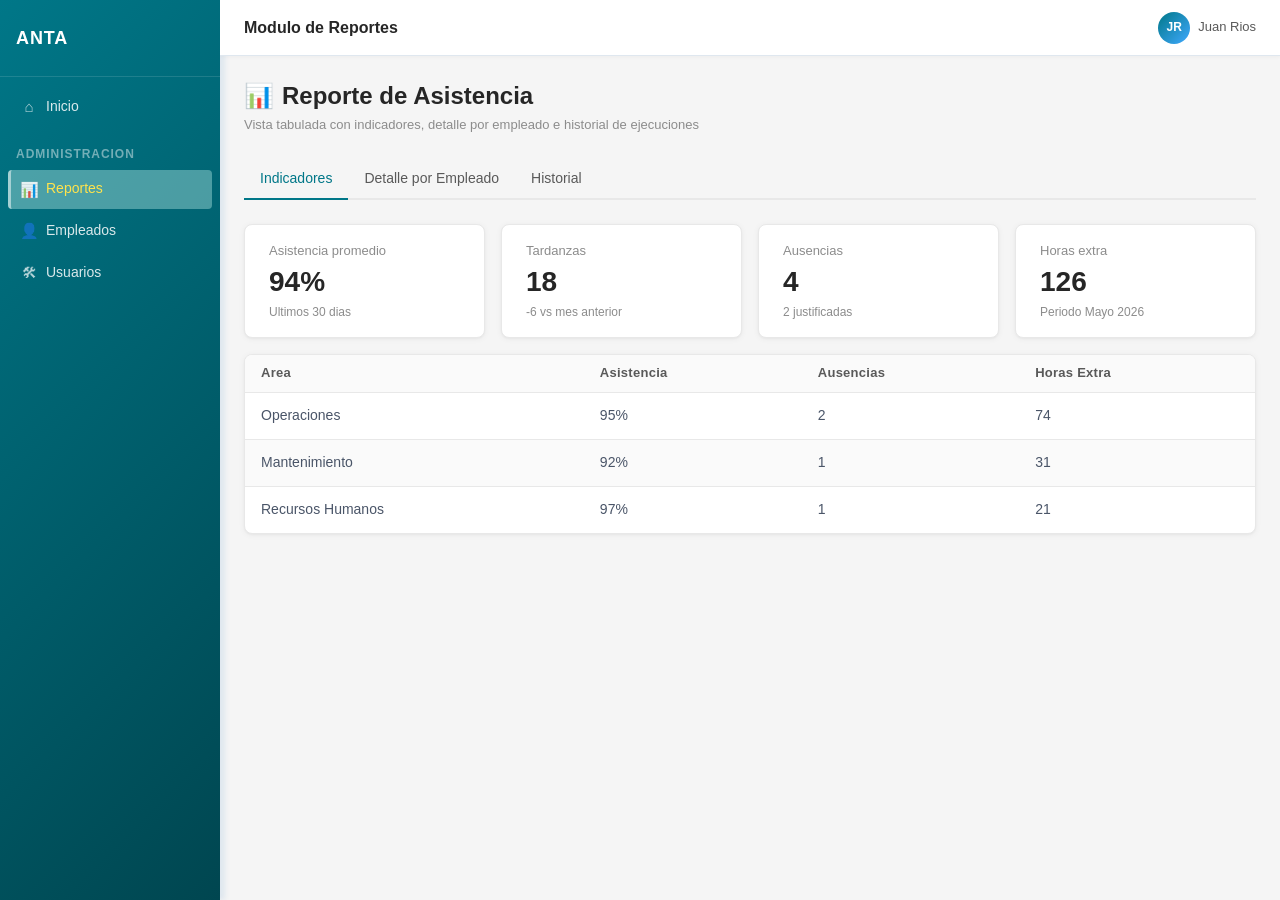
<file: .kiro/skills/html-prototype/assets/template-report.html>
<!DOCTYPE html>
<html lang="es">
<head>
  <meta charset="UTF-8" />
  <meta name="viewport" content="width=device-width, initial-scale=1.0" />
  <title>Reporte de Asistencia - ANTA</title>
  <link rel="stylesheet" href="./anta-prototype.css" />
</head>
<body>

<!-- FLOW:
  1. Usuario abre el reporte y revisa KPIs generales.
  2. Usuario cambia entre tabs para ver detalle o historial.
  3. Usuario aplica filtros propios por tab.
  4. Usuario exporta la vista detallada para seguimiento.
-->

<div class="anta-layout">

  <nav class="anta-sidebar" aria-label="Menu principal">
    <div class="anta-sidebar-logo">
      <span class="anta-sidebar-logo-text">ANTA</span>
    </div>
    <ul class="anta-nav" role="navigation">
      <li class="anta-nav-item">
        <a href="#" class="anta-nav-link" data-testid="nav-inicio">
          <i class="anta-nav-icon">&#8962;</i>
          <span>Inicio</span>
        </a>
      </li>
      <li class="anta-nav-section">Administracion</li>
      <li class="anta-nav-item anta-nav-item--active">
        <a href="#" class="anta-nav-link" data-testid="nav-reportes">
          <i class="anta-nav-icon">&#128202;</i>
          <span>Reportes</span>
        </a>
      </li>
      <li class="anta-nav-item">
        <a href="#" class="anta-nav-link" data-testid="nav-empleados">
          <i class="anta-nav-icon">&#128100;</i>
          <span>Empleados</span>
        </a>
      </li>
      <li class="anta-nav-item">
        <a href="#" class="anta-nav-link" data-testid="nav-usuarios">
          <i class="anta-nav-icon">&#128736;</i>
          <span>Usuarios</span>
        </a>
      </li>
    </ul>
  </nav>

  <div class="anta-content">
    <header class="anta-top-bar" role="banner">
      <span class="anta-top-bar-title">Modulo de Reportes</span>
      <div class="anta-top-bar-spacer"></div>
      <div class="anta-top-bar-user" aria-label="Usuario actual">
        <div class="anta-avatar" aria-hidden="true">JR</div>
        <span>Juan Rios</span>
      </div>
    </header>

    <main class="anta-main" role="main">
      <div class="anta-page-header">
        <div class="anta-page-header-left">
          <h1 class="anta-page-title">
            <i class="anta-page-title-icon" aria-hidden="true">&#128202;</i>
            Reporte de Asistencia
          </h1>
          <p class="anta-page-subtitle">Vista tabulada con indicadores, detalle por empleado e historial de ejecuciones</p>
        </div>
      </div>

      <div data-tab-group>
        <div class="anta-tabs">
          <nav class="anta-tabs-nav" role="tablist" aria-label="Tabs del reporte">
            <a class="anta-tab anta-tab--active" data-tab="indicators" data-testid="tab-indicators">Indicadores</a>
            <a class="anta-tab" data-tab="employee-detail" data-testid="tab-employee-detail">Detalle por Empleado</a>
            <a class="anta-tab" data-tab="history" data-testid="tab-history">Historial</a>
          </nav>
        </div>

        <div data-tab-panel="indicators" class="anta-visible">
          <div class="anta-stats-grid mb-lg">
            <div class="anta-stat-card">
              <div class="anta-stat-label">Asistencia promedio</div>
              <div class="anta-stat-value">94%</div>
              <div class="anta-stat-subtext">Ultimos 30 dias</div>
            </div>
            <div class="anta-stat-card">
              <div class="anta-stat-label">Tardanzas</div>
              <div class="anta-stat-value">18</div>
              <div class="anta-stat-subtext">-6 vs mes anterior</div>
            </div>
            <div class="anta-stat-card">
              <div class="anta-stat-label">Ausencias</div>
              <div class="anta-stat-value">4</div>
              <div class="anta-stat-subtext">2 justificadas</div>
            </div>
            <div class="anta-stat-card">
              <div class="anta-stat-label">Horas extra</div>
              <div class="anta-stat-value">126</div>
              <div class="anta-stat-subtext">Periodo Mayo 2026</div>
            </div>
          </div>

          <div class="anta-table-wrapper" role="region" aria-label="Resumen de indicadores">
            <table class="anta-table" aria-label="Resumen por area">
              <thead>
                <tr>
                  <th scope="col">Area</th>
                  <th scope="col">Asistencia</th>
                  <th scope="col">Ausencias</th>
                  <th scope="col">Horas Extra</th>
                </tr>
              </thead>
              <tbody>
                <tr>
                  <td>Operaciones</td>
                  <td>95%</td>
                  <td>2</td>
                  <td>74</td>
                </tr>
                <tr>
                  <td>Mantenimiento</td>
                  <td>92%</td>
                  <td>1</td>
                  <td>31</td>
                </tr>
                <tr>
                  <td>Recursos Humanos</td>
                  <td>97%</td>
                  <td>1</td>
                  <td>21</td>
                </tr>
              </tbody>
            </table>
          </div>
        </div>

        <div data-tab-panel="employee-detail">
          <div class="anta-filters" role="search" aria-label="Filtros de detalle por empleado">
            <div class="anta-search-wrapper">
              <i class="anta-search-icon" aria-hidden="true">&#128269;</i>
              <input type="search" class="anta-input" placeholder="Buscar por empleado o documento" data-testid="input-report-search" aria-label="Buscar empleado" />
            </div>
            <input type="date" class="anta-input" value="2026-05-01" data-testid="input-report-date-from" aria-label="Fecha inicio" />
            <input type="date" class="anta-input" value="2026-05-31" data-testid="input-report-date-to" aria-label="Fecha fin" />
            <button type="button" class="btn btn-default" data-testid="btn-export-report-detail">Exportar</button>
          </div>

          <div class="anta-table-wrapper" role="region" aria-label="Detalle por empleado">
            <table class="anta-table" aria-label="Detalle de asistencia por empleado">
              <thead>
                <tr>
                  <th scope="col">Empleado</th>
                  <th scope="col">Documento</th>
                  <th scope="col">Asistencia</th>
                  <th scope="col">Tardanzas</th>
                  <th scope="col">Horas Extra</th>
                </tr>
              </thead>
              <tbody>
                <tr>
                  <td>Maria Cardenas</td>
                  <td class="col-id">45782301</td>
                  <td>98%</td>
                  <td>0</td>
                  <td>12</td>
                </tr>
                <tr>
                  <td>Roberto Lopez</td>
                  <td class="col-id">38901245</td>
                  <td>91%</td>
                  <td>3</td>
                  <td>18</td>
                </tr>
                <tr>
                  <td>Lucia Torres</td>
                  <td class="col-id">37840012</td>
                  <td>96%</td>
                  <td>1</td>
                  <td>9</td>
                </tr>
              </tbody>
            </table>
          </div>
        </div>

        <div data-tab-panel="history">
          <div class="anta-filters" role="search" aria-label="Filtros del historial">
            <input type="date" class="anta-input" value="2026-05-01" data-testid="input-history-date-from" aria-label="Fecha inicio historial" />
            <input type="date" class="anta-input" value="2026-05-31" data-testid="input-history-date-to" aria-label="Fecha fin historial" />
          </div>

          <div class="anta-table-wrapper" role="region" aria-label="Historial de ejecuciones del reporte">
            <table class="anta-table" aria-label="Historial del reporte">
              <thead>
                <tr>
                  <th scope="col">Fecha</th>
                  <th scope="col">Usuario</th>
                  <th scope="col">Accion</th>
                  <th scope="col">Resultado</th>
                </tr>
              </thead>
              <tbody>
                <tr>
                  <td>18/05/2026 08:15</td>
                  <td>Juan Rios</td>
                  <td>Exportacion detalle mensual</td>
                  <td><span class="anta-badge anta-badge--approved">Exitoso</span></td>
                </tr>
                <tr>
                  <td>17/05/2026 19:42</td>
                  <td>Sofia Vera</td>
                  <td>Generacion automatica diaria</td>
                  <td><span class="anta-badge anta-badge--approved">Exitoso</span></td>
                </tr>
                <tr>
                  <td>16/05/2026 07:03</td>
                  <td>Scheduler</td>
                  <td>Consolidacion de marcaciones</td>
                  <td><span class="anta-badge anta-badge--pending">En Proceso</span></td>
                </tr>
              </tbody>
            </table>
          </div>
        </div>
      </div>
    </main>
  </div>

</div>

<script src="./prototype-interactions.js"></script>
</body>
</html>
</file>
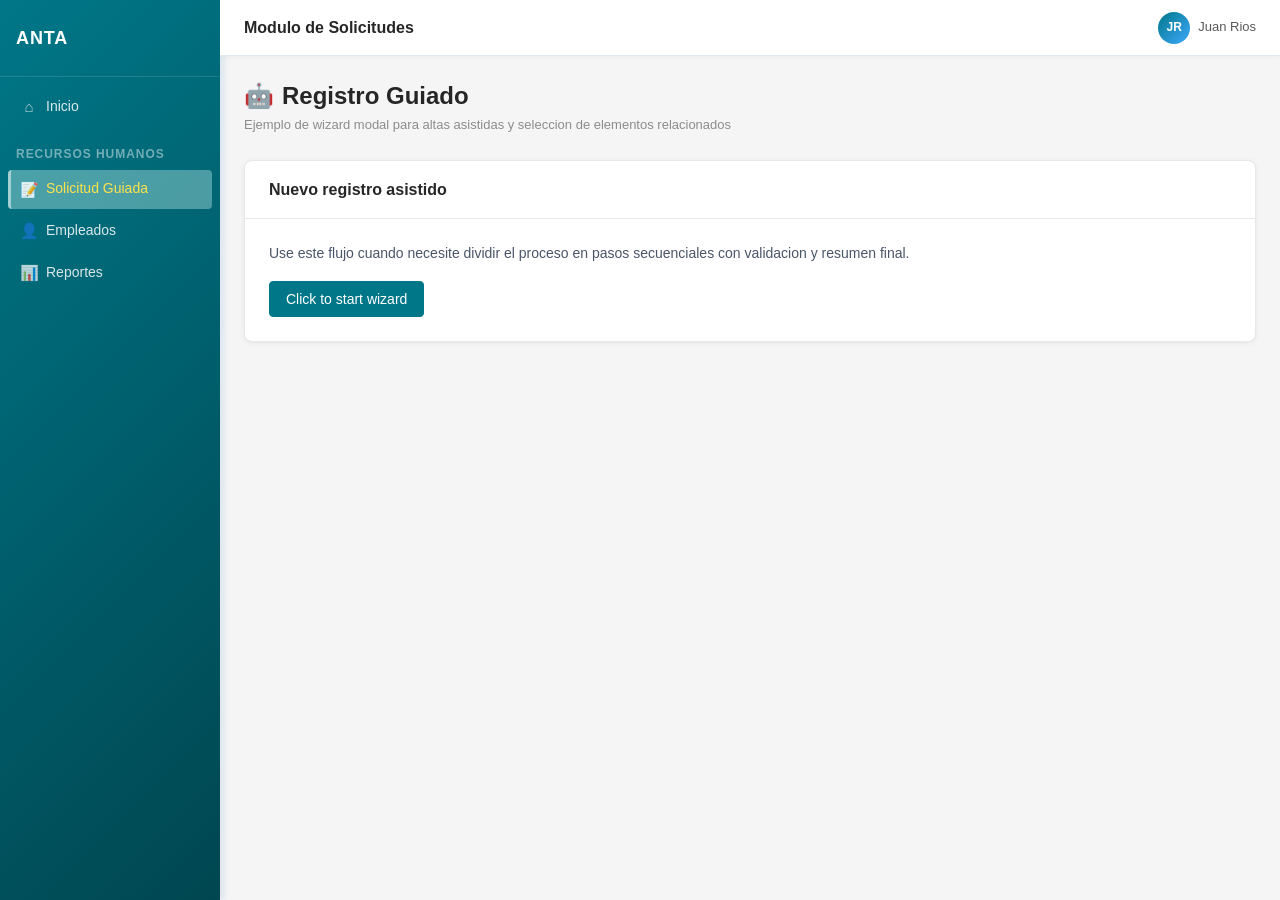
<file: .kiro/skills/html-prototype/assets/template-wizard.html>
<!DOCTYPE html>
<html lang="es">
<head>
  <meta charset="UTF-8" />
  <meta name="viewport" content="width=device-width, initial-scale=1.0" />
  <title>Wizard de Registro - ANTA</title>
  <link rel="stylesheet" href="./anta-prototype.css" />
</head>
<body>

<!-- FLOW:
  1. Usuario inicia el wizard desde la pagina principal.
  2. Usuario completa datos basicos del registro.
  3. Usuario selecciona items relacionados.
  4. Usuario revisa el resumen y confirma la creacion.
-->

<div class="anta-layout">

  <nav class="anta-sidebar" aria-label="Menu principal">
    <div class="anta-sidebar-logo">
      <span class="anta-sidebar-logo-text">ANTA</span>
    </div>
    <ul class="anta-nav" role="navigation">
      <li class="anta-nav-item">
        <a href="#" class="anta-nav-link" data-testid="nav-inicio">
          <i class="anta-nav-icon">&#8962;</i>
          <span>Inicio</span>
        </a>
      </li>
      <li class="anta-nav-section">Recursos Humanos</li>
      <li class="anta-nav-item anta-nav-item--active">
        <a href="#" class="anta-nav-link" data-testid="nav-wizard">
          <i class="anta-nav-icon">&#128221;</i>
          <span>Solicitud Guiada</span>
        </a>
      </li>
      <li class="anta-nav-item">
        <a href="#" class="anta-nav-link" data-testid="nav-empleados">
          <i class="anta-nav-icon">&#128100;</i>
          <span>Empleados</span>
        </a>
      </li>
      <li class="anta-nav-item">
        <a href="#" class="anta-nav-link" data-testid="nav-reportes">
          <i class="anta-nav-icon">&#128202;</i>
          <span>Reportes</span>
        </a>
      </li>
    </ul>
  </nav>

  <div class="anta-content">
    <header class="anta-top-bar" role="banner">
      <span class="anta-top-bar-title">Modulo de Solicitudes</span>
      <div class="anta-top-bar-spacer"></div>
      <div class="anta-top-bar-user" aria-label="Usuario actual">
        <div class="anta-avatar" aria-hidden="true">JR</div>
        <span>Juan Rios</span>
      </div>
    </header>

    <main class="anta-main" role="main">
      <div class="anta-page-header">
        <div class="anta-page-header-left">
          <h1 class="anta-page-title">
            <i class="anta-page-title-icon" aria-hidden="true">&#129302;</i>
            Registro Guiado
          </h1>
          <p class="anta-page-subtitle">Ejemplo de wizard modal para altas asistidas y seleccion de elementos relacionados</p>
        </div>
      </div>

      <div class="anta-card">
        <div class="anta-card-header">
          <h2 class="anta-card-title">Nuevo registro asistido</h2>
        </div>
        <div class="anta-card-body">
          <p class="mb-lg">Use este flujo cuando necesite dividir el proceso en pasos secuenciales con validacion y resumen final.</p>
          <button type="button" class="btn btn-primary" data-toggle="#wizard-modal" data-testid="btn-start-wizard">
            Click to start wizard
          </button>
        </div>
      </div>
    </main>
  </div>

</div>

<div id="wizard-modal" class="anta-modal-overlay" role="dialog" aria-modal="true" aria-labelledby="wizard-title">
  <div class="anta-modal" style="max-width:800px" data-state-container>
    <div class="anta-modal-header">
      <div>
        <div class="anta-modal-title" id="wizard-title">Crear solicitud de capacitacion</div>
        <div class="text-caption text-muted">Ejemplo de flujo de 3 pasos controlado por estado</div>
      </div>
      <button type="button" class="anta-modal-close" data-dismiss="modal" data-testid="btn-close-wizard" aria-label="Cerrar wizard">&times;</button>
    </div>

    <div class="anta-modal-body">
      <div class="d-flex gap-sm mb-lg" aria-label="Indicador de pasos">
        <div data-show-state="step-1">
          <span class="anta-badge anta-badge--approved">Paso 1</span>
          <span class="anta-badge anta-badge--gray">Paso 2</span>
          <span class="anta-badge anta-badge--gray">Paso 3</span>
        </div>
        <div data-show-state="step-2">
          <span class="anta-badge anta-badge--gray">Paso 1</span>
          <span class="anta-badge anta-badge--approved">Paso 2</span>
          <span class="anta-badge anta-badge--gray">Paso 3</span>
        </div>
        <div data-show-state="step-3">
          <span class="anta-badge anta-badge--gray">Paso 1</span>
          <span class="anta-badge anta-badge--gray">Paso 2</span>
          <span class="anta-badge anta-badge--approved">Paso 3</span>
        </div>
      </div>

      <div class="anta-form-item mb-lg">
        <label class="anta-form-label" for="wizard-step-select">Paso actual</label>
        <select id="wizard-step-select" class="anta-select" data-state-select data-testid="select-wizard-step">
          <option value="step-1" selected>Paso 1 - Datos basicos</option>
          <option value="step-2">Paso 2 - Seleccion de items</option>
          <option value="step-3">Paso 3 - Resumen</option>
        </select>
        <span class="anta-form-hint">Cambie el valor para simular la navegacion entre pasos.</span>
      </div>

      <div data-show-state="step-1">
        <form class="anta-form" aria-label="Paso 1 del wizard">
          <h2 class="anta-form-section-title">Datos basicos</h2>
          <div class="anta-form-row">
            <div class="anta-form-item">
              <label class="anta-form-label" for="wizard-name">Nombre de la solicitud</label>
              <input type="text" id="wizard-name" class="anta-input" value="Programa de induccion julio" data-testid="field-wizard-name" />
            </div>
            <div class="anta-form-item">
              <label class="anta-form-label" for="wizard-category">Categoria</label>
              <select id="wizard-category" class="anta-select" data-testid="field-wizard-category">
                <option value="">Seleccione...</option>
                <option value="safety" selected>Seguridad</option>
                <option value="operations">Operaciones</option>
                <option value="hr">Recursos Humanos</option>
              </select>
            </div>
          </div>
          <div class="anta-form-row anta-form-row--full">
            <div class="anta-form-item">
              <label class="anta-form-label" for="wizard-description">Descripcion</label>
              <textarea id="wizard-description" class="anta-textarea" rows="4" data-testid="field-wizard-description">Capacitacion inicial para personal nuevo con enfoque en riesgos criticos y protocolos de ingreso.</textarea>
              <span class="anta-form-hint">Explique el objetivo del proceso antes de continuar.</span>
            </div>
          </div>
        </form>
      </div>

      <div data-show-state="step-2">
        <div class="anta-card">
          <div class="anta-card-header">
            <h2 class="anta-card-title">Seleccion de participantes</h2>
          </div>
          <div class="anta-card-body--compact">
            <div class="anta-table-wrapper">
              <table class="anta-table" aria-label="Items disponibles">
                <thead>
                  <tr>
                    <th scope="col" class="col-checkbox"><input type="checkbox" data-testid="checkbox-all-items" aria-label="Seleccionar todos los items" /></th>
                    <th scope="col">Empleado</th>
                    <th scope="col">Area</th>
                    <th scope="col">Estado</th>
                  </tr>
                </thead>
                <tbody>
                  <tr>
                    <td><input type="checkbox" checked data-testid="checkbox-item-1" aria-label="Seleccionar item uno" /></td>
                    <td>Rosa Benites</td>
                    <td>Operaciones</td>
                    <td><span class="anta-badge anta-badge--approved">Disponible</span></td>
                  </tr>
                  <tr>
                    <td><input type="checkbox" data-testid="checkbox-item-2" aria-label="Seleccionar item dos" /></td>
                    <td>Diego Acosta</td>
                    <td>Mantenimiento</td>
                    <td><span class="anta-badge anta-badge--pending">Pendiente</span></td>
                  </tr>
                  <tr>
                    <td><input type="checkbox" checked data-testid="checkbox-item-3" aria-label="Seleccionar item tres" /></td>
                    <td>Elena Salazar</td>
                    <td>Seguridad</td>
                    <td><span class="anta-badge anta-badge--approved">Disponible</span></td>
                  </tr>
                </tbody>
              </table>
            </div>
          </div>
        </div>
      </div>

      <div data-show-state="step-3">
        <div class="anta-card">
          <div class="anta-card-header">
            <h2 class="anta-card-title">Resumen de la solicitud</h2>
          </div>
          <div class="anta-card-body--compact">
            <dl class="anta-descriptions">
              <div class="anta-descriptions-item">
                <dt class="anta-descriptions-label">Nombre</dt>
                <dd class="anta-descriptions-value">Programa de induccion julio</dd>
              </div>
              <div class="anta-descriptions-item">
                <dt class="anta-descriptions-label">Categoria</dt>
                <dd class="anta-descriptions-value">Seguridad</dd>
              </div>
              <div class="anta-descriptions-item">
                <dt class="anta-descriptions-label">Participantes</dt>
                <dd class="anta-descriptions-value">2 seleccionados</dd>
              </div>
              <div class="anta-descriptions-item">
                <dt class="anta-descriptions-label">Fecha objetivo</dt>
                <dd class="anta-descriptions-value">15/07/2026</dd>
              </div>
            </dl>
          </div>
        </div>
      </div>
    </div>

    <div class="anta-modal-footer">
      <div data-show-state="step-1" class="d-flex gap-sm">
        <button type="button" class="btn btn-default" data-testid="btn-prev-step-1">Anterior</button>
        <button type="button" class="btn btn-primary" data-testid="btn-next-step-1">Siguiente</button>
      </div>
      <div data-show-state="step-2" class="d-flex gap-sm">
        <button type="button" class="btn btn-default" data-testid="btn-prev-step-2">Anterior</button>
        <button type="button" class="btn btn-primary" data-testid="btn-next-step-2">Siguiente</button>
      </div>
      <div data-show-state="step-3" class="d-flex gap-sm">
        <button type="button" class="btn btn-default" data-testid="btn-prev-step-3">Anterior</button>
        <button type="button" class="btn btn-primary" data-testid="btn-create-wizard">Crear</button>
      </div>
    </div>
  </div>
</div>

<script src="./prototype-interactions.js"></script>
</body>
</html>
</file>
<file: .kiro/skills/html-prototype/assets/anta-prototype.css>
/* =============================================================================
   anta-prototype.css — ANTA Design System for Static HTML Prototypes
    Version: 1.2
   Purpose: Mimics Ant Design 6.0.1 with ANTA custom tokens. Pure CSS, no JS.
   ============================================================================= */

/* =============================================================================
   1. DESIGN TOKENS
   ============================================================================= */

:root {
  /* Brand */
  --primary:                #007788;
  --primary-light:          #e6f4f6;
  --link:                   #1890ff;
  --link-hover:             #40a9ff;

  /* Sidebar — production tokens from AppLayout.module.css */
  --sidebar-gradient-start: #007788;
  --sidebar-gradient-end:   #004650;
  --menu-hover:             #96d3d133;
  --menu-selected-bg:       #96d3d180;
  --menu-selected-text:     #ffe34c;
  --color-border-layout:    #dfe7ef;
  --color-footer-bg:        #f9fafb;

  /* Semantic */
  --success:           #52c41a;
  --success-bg:        #f6ffed;
  --success-border:    #b7eb8f;
  --warning:           #fa8c16;
  --warning-bg:        #fff7e6;
  --warning-border:    #ffd591;
  --error:             #ff4d4f;
  --error-bg:          #fff2f0;
  --error-border:      #ffccc7;
  --info:              #1890ff;
  --info-bg:           #e6f7ff;
  --info-border:       #91d5ff;

  /* Text */
  --text-title:        #262626;
  --text-primary:      #4a5568;
  --text-secondary:    #595959;
  --text-muted:        #8c8c8c;
  --text-disabled:     #bfbfbf;
  --text-white:        #ffffff;

  /* Backgrounds */
  --bg-page:           #f5f5f5;
  --bg-card:           #ffffff;
  --bg-table-head:     #fafafa;
  --bg-table-stripe:   #fafafa;
  --bg-table-hover:    #e6f4f6;
  --bg-sidebar-active: #96d3d180;
  --bg-sidebar-hover:  #96d3d133;

  /* Borders */
  --border:            #d9d9d9;
  --border-light:      #e8e8e8;
  --border-input:      #d9d9d9;
  --border-input-focus:#007788;

  /* Badge colors */
  --badge-draft-bg:    #e5e7eb;
  --badge-draft-text:  #374151;
  --badge-pending-bg:  #fef3c7;
  --badge-pending-text:#92400e;
  --badge-progress-bg: #dbeafe;
  --badge-progress-text:#1e40af;
  --badge-approved-bg: #d1fae5;
  --badge-approved-text:#065f46;
  --badge-rejected-bg: #fee2e2;
  --badge-rejected-text:#991b1b;

  /* Spacing */
  --space-xs:          4px;
  --space-sm:          8px;
  --space-md:          12px;
  --space-lg:          16px;
  --space-xl:          24px;
  --space-2xl:         32px;
  --space-3xl:         48px;

  /* Typography */
  --font-family:       -apple-system, BlinkMacSystemFont, 'Segoe UI', Roboto, 'Helvetica Neue', Arial, sans-serif;
  --font-size-h1:      24px;
  --font-size-h2:      20px;
  --font-size-h3:      16px;
  --font-size-body:    14px;
  --font-size-small:   13px;
  --font-size-caption: 12px;
  --font-weight-normal:400;
  --font-weight-medium:500;
  --font-weight-semibold:600;
  --line-height:       1.5714;

  /* Borders radii */
  --radius-sm:         4px;
  --radius-md:         8px;
  --radius-lg:         12px;
  --radius-full:       50%;

  /* Shadows */
  --shadow-card:       0 1px 2px rgba(0, 0, 0, 0.03), 0 1px 6px rgba(0, 0, 0, 0.05);
  --shadow-hover:      0 2px 8px rgba(0, 0, 0, 0.08);
  --shadow-elevated:   0 4px 12px rgba(0, 0, 0, 0.15);
  --shadow-modal:      0 6px 16px rgba(0, 0, 0, 0.08), 0 3px 6px rgba(0, 0, 0, 0.12);

  /* Sidebar */
  --sidebar-width:     220px;
  --header-height:     56px;

  /* Transitions */
  --transition-fast:   0.15s ease;
  --transition-base:   0.2s ease;
}

/* =============================================================================
   2. RESET & BASE
   ============================================================================= */

*, *::before, *::after {
  box-sizing: border-box;
  margin: 0;
  padding: 0;
}

html, body {
  height: 100%;
  font-family: var(--font-family);
  font-size: var(--font-size-body);
  line-height: var(--line-height);
  color: var(--text-primary);
  background-color: var(--bg-page);
  -webkit-font-smoothing: antialiased;
}

a {
  color: var(--link);
  text-decoration: none;
}

a:hover {
  color: var(--link-hover);
  text-decoration: underline;
}

ul, ol {
  list-style: none;
}

/* =============================================================================
   3. LAYOUT SYSTEM
   ============================================================================= */

.anta-layout {
  display: flex;
  height: 100vh;
  overflow: hidden;
}

/* Sidebar */
.anta-sidebar {
  width: var(--sidebar-width);
  min-width: var(--sidebar-width);
  background: linear-gradient(135deg, var(--sidebar-gradient-start), var(--sidebar-gradient-end));
  box-shadow: 5px 0 5px var(--color-border-layout);
  display: flex;
  flex-direction: column;
  overflow-y: auto;
  overflow-x: hidden;
  flex-shrink: 0;
  scrollbar-width: none;
  -ms-overflow-style: none;
}

.anta-sidebar::-webkit-scrollbar {
  display: none;
}

.anta-sidebar-logo {
  padding: var(--space-xl) var(--space-lg);
  border-bottom: 1px solid rgba(255, 255, 255, 0.12);
  display: flex;
  align-items: center;
  gap: var(--space-sm);
}

.anta-sidebar-logo-text {
  font-size: 18px;
  font-weight: var(--font-weight-semibold);
  color: var(--text-white);
  letter-spacing: 0.05em;
}

.anta-sidebar-logo-sub {
  font-size: var(--font-size-caption);
  color: rgba(255, 255, 255, 0.6);
  margin-top: 2px;
}

/* Content area */
.anta-content {
  flex: 1;
  display: flex;
  flex-direction: column;
  overflow: hidden;
  min-width: 0;
}

/* Top header bar */
.anta-top-bar {
  height: var(--header-height);
  background-color: var(--bg-card);
  border-bottom: 1px solid var(--color-border-layout);
  display: flex;
  align-items: center;
  padding: 0 var(--space-xl);
  gap: var(--space-lg);
  flex-shrink: 0;
  box-shadow: 0 1px 4px rgba(0, 0, 0, 0.04);
}

.anta-top-bar-title {
  font-size: var(--font-size-h3);
  font-weight: var(--font-weight-semibold);
  color: var(--text-title);
}

.anta-top-bar-spacer {
  flex: 1;
}

.anta-top-bar-user {
  display: flex;
  align-items: center;
  gap: var(--space-sm);
  font-size: var(--font-size-small);
  color: var(--text-secondary);
  cursor: pointer;
}

.anta-avatar {
  width: 32px;
  height: 32px;
  border-radius: var(--radius-full);
  background: linear-gradient(135deg, #007788, #40a9ff);
  display: flex;
  align-items: center;
  justify-content: center;
  color: white;
  font-size: var(--font-size-caption);
  font-weight: var(--font-weight-semibold);
  flex-shrink: 0;
}

/* Main scroll area */
.anta-main {
  flex: 1;
  overflow-y: auto;
  padding: var(--space-xl);
  display: flex;
  flex-direction: column;
  gap: var(--space-lg);
  min-height: 0;
}

.anta-main > * {
  flex-shrink: 0;
}

/* =============================================================================
   4. SIDEBAR NAVIGATION
   ============================================================================= */

.anta-nav {
  padding: var(--space-sm) 0;
  flex: 1;
}

.anta-nav-section {
  padding: var(--space-lg) var(--space-lg) var(--space-xs);
  font-size: var(--font-size-caption);
  font-weight: var(--font-weight-semibold);
  color: rgba(255, 255, 255, 0.45);
  letter-spacing: 0.08em;
  text-transform: uppercase;
}

.anta-nav-item {
  margin: 2px var(--space-sm);
  border-radius: var(--radius-sm);
  transition: background-color var(--transition-fast);
}

.anta-nav-item:hover {
  background-color: var(--menu-hover);
}

.anta-nav-item--active {
  background-color: var(--menu-selected-bg);
  border-left: 3px solid rgba(255, 255, 255, 0.5);
}

.anta-nav-link {
  display: flex;
  align-items: center;
  gap: var(--space-sm);
  padding: var(--space-sm) var(--space-md);
  color: rgba(255, 255, 255, 0.85);
  font-size: var(--font-size-body);
  text-decoration: none;
  border-radius: var(--radius-sm);
  transition: color var(--transition-fast);
}

.anta-nav-item--active .anta-nav-link {
  color: var(--menu-selected-text);
  font-weight: var(--font-weight-medium);
  padding-left: calc(var(--space-md) - 3px);
}

.anta-nav-icon {
  width: 18px;
  text-align: center;
  font-style: normal;
  font-size: 15px;
  flex-shrink: 0;
  opacity: 0.85;
}

.anta-nav-divider {
  height: 1px;
  background-color: rgba(255, 255, 255, 0.10);
  margin: var(--space-sm) var(--space-lg);
}

/* =============================================================================
   5. PAGE HEADER & BREADCRUMB
   ============================================================================= */

.anta-breadcrumb {
  display: flex;
  align-items: center;
  gap: var(--space-xs);
  font-size: var(--font-size-small);
  color: var(--text-muted);
  margin-bottom: var(--space-sm);
}

.anta-breadcrumb a {
  color: var(--text-muted);
}

.anta-breadcrumb a:hover {
  color: var(--primary);
  text-decoration: none;
}

.anta-breadcrumb-sep {
  color: var(--text-disabled);
}

.anta-breadcrumb-current {
  color: var(--text-secondary);
}

.anta-page-header {
  display: flex;
  align-items: flex-start;
  justify-content: space-between;
  gap: var(--space-lg);
  margin-bottom: var(--space-sm);
}

.anta-page-header-left {
  display: flex;
  flex-direction: column;
  gap: var(--space-xs);
}

.anta-page-title {
  font-size: var(--font-size-h1);
  font-weight: var(--font-weight-semibold);
  color: var(--text-title);
  line-height: 1.3;
  display: flex;
  align-items: center;
  gap: var(--space-sm);
}

.anta-page-title-icon {
  color: var(--primary);
  font-style: normal;
}

.anta-page-subtitle {
  font-size: var(--font-size-small);
  color: var(--text-muted);
}

.anta-record-count {
  font-size: var(--font-size-caption);
  color: var(--text-muted);
  font-weight: var(--font-weight-normal);
}

/* =============================================================================
   6. TOOLBAR
   ============================================================================= */

.anta-toolbar {
  display: flex;
  align-items: center;
  gap: var(--space-sm);
  flex-wrap: wrap;
}

.anta-toolbar-spacer {
  flex: 1;
}

/* =============================================================================
   7. BUTTONS
   ============================================================================= */

.btn {
  display: inline-flex;
  align-items: center;
  justify-content: center;
  gap: var(--space-xs);
  padding: 0 var(--space-lg);
  height: 36px;
  font-size: var(--font-size-body);
  font-family: var(--font-family);
  font-weight: var(--font-weight-normal);
  border-radius: var(--radius-sm);
  border: 1px solid transparent;
  cursor: pointer;
  text-decoration: none;
  white-space: nowrap;
  transition: background-color var(--transition-fast),
              border-color var(--transition-fast),
              color var(--transition-fast),
              box-shadow var(--transition-fast);
  line-height: 1;
  vertical-align: middle;
}

.btn:focus-visible {
  outline: 2px solid var(--primary);
  outline-offset: 2px;
}

/* Primary */
.btn-primary {
  background-color: var(--primary);
  border-color: var(--primary);
  color: var(--text-white);
}

.btn-primary:hover {
  background-color: #005f6e;
  border-color: #005f6e;
  color: var(--text-white);
  text-decoration: none;
}

/* Default */
.btn-default {
  background-color: var(--bg-card);
  border-color: var(--border);
  color: var(--text-primary);
}

.btn-default:hover {
  border-color: var(--primary);
  color: var(--primary);
  text-decoration: none;
}

/* Danger */
.btn-danger {
  background-color: var(--bg-card);
  border-color: var(--error);
  color: var(--error);
}

.btn-danger:hover {
  background-color: var(--error-bg);
  border-color: var(--error);
  color: var(--error);
  text-decoration: none;
}

/* Ghost */
.btn-ghost {
  background-color: transparent;
  border-color: rgba(255, 255, 255, 0.65);
  color: var(--text-white);
}

.btn-ghost:hover {
  border-color: var(--text-white);
  color: var(--text-white);
  text-decoration: none;
}

/* Link style */
.btn-link {
  background: none;
  border-color: transparent;
  color: var(--link);
  padding: 0;
  height: auto;
}

.btn-link:hover {
  color: var(--link-hover);
  text-decoration: underline;
}

/* Small variant */
.btn-sm {
  height: 28px;
  padding: 0 var(--space-sm);
  font-size: var(--font-size-small);
}

/* Icon prefix */
.btn-icon {
  font-style: normal;
  font-size: 13px;
  line-height: 1;
}

/* =============================================================================
   8. FORM COMPONENTS
   ============================================================================= */

.anta-form {
  display: flex;
  flex-direction: column;
  gap: 0;
}

.anta-form-section-title {
  font-size: var(--font-size-h3);
  font-weight: var(--font-weight-semibold);
  color: var(--text-title);
  padding: var(--space-sm) var(--space-md);
  background-color: var(--bg-table-head);
  border-left: 3px solid var(--primary);
  border-bottom: 1px solid var(--border-light);
  border-radius: var(--radius-sm);
  margin-bottom: var(--space-lg);
  margin-top: var(--space-xl);
}

.anta-form-section-title:first-child {
  margin-top: 0;
}

.anta-form-row {
  display: grid;
  grid-template-columns: 1fr 1fr;
  gap: 0 var(--space-xl);
}

.anta-form-row--full {
  grid-template-columns: 1fr;
}

.anta-form-row--three {
  grid-template-columns: 1fr 1fr 1fr;
}

.anta-form-item {
  display: flex;
  flex-direction: column;
  gap: var(--space-xs);
  margin-bottom: var(--space-lg);
}

.anta-form-label {
  font-size: var(--font-size-body);
  color: var(--text-primary);
  font-weight: var(--font-weight-normal);
  display: flex;
  align-items: center;
  gap: 2px;
}

.anta-form-required {
  color: var(--error);
  margin-left: 2px;
}

.anta-input,
.anta-select,
.anta-textarea {
  width: 100%;
  padding: 7px var(--space-md);
  font-size: var(--font-size-body);
  font-family: var(--font-family);
  color: var(--text-primary);
  background-color: var(--bg-card);
  border: 1px solid var(--border-input);
  border-radius: var(--radius-sm);
  transition: border-color var(--transition-fast), box-shadow var(--transition-fast);
  outline: none;
  appearance: none;
  -webkit-appearance: none;
  line-height: var(--line-height);
}

.anta-input:focus,
.anta-select:focus,
.anta-textarea:focus {
  border-color: var(--border-input-focus);
  box-shadow: 0 0 0 2px rgba(0, 119, 136, 0.15);
}

.anta-input::placeholder,
.anta-textarea::placeholder {
  color: var(--text-disabled);
}

.anta-input:disabled,
.anta-select:disabled,
.anta-textarea:disabled {
  background-color: var(--bg-page);
  color: var(--text-muted);
  cursor: not-allowed;
  border-color: var(--border-light);
}

.anta-select {
  background-image: url("data:image/svg+xml,%3Csvg xmlns='http://www.w3.org/2000/svg' width='12' height='12' viewBox='0 0 24 24' fill='none' stroke='%238c8c8c' stroke-width='2'%3E%3Cpolyline points='6 9 12 15 18 9'%3E%3C/polyline%3E%3C/svg%3E");
  background-repeat: no-repeat;
  background-position: right 10px center;
  padding-right: 32px;
  cursor: pointer;
}

.anta-textarea {
  resize: vertical;
  min-height: 80px;
}

/* Validation states */
.anta-form-item--error .anta-input,
.anta-form-item--error .anta-select,
.anta-form-item--error .anta-textarea {
  border-color: var(--error);
}

.anta-form-item--error .anta-input:focus,
.anta-form-item--error .anta-select:focus,
.anta-form-item--error .anta-textarea:focus {
  box-shadow: 0 0 0 2px rgba(255, 77, 79, 0.15);
}

.anta-form-error {
  font-size: var(--font-size-caption);
  color: var(--error);
  display: flex;
  align-items: center;
  gap: var(--space-xs);
}

.anta-form-hint {
  font-size: var(--font-size-caption);
  color: var(--text-muted);
  margin-top: 2px;
  margin-bottom: var(--space-xs);
}

.anta-form-actions {
  display: flex;
  align-items: center;
  gap: var(--space-sm);
  padding-top: var(--space-xl);
  border-top: 1px solid var(--border-light);
  margin-top: var(--space-lg);
}

/* =============================================================================
   9. FILTERS BAR
   ============================================================================= */

.anta-filters {
  display: flex;
  align-items: center;
  gap: var(--space-sm);
  flex-wrap: wrap;
}

.anta-search-wrapper {
  position: relative;
  flex: 0 0 280px;
}

.anta-search-icon {
  position: absolute;
  left: 10px;
  top: 50%;
  transform: translateY(-50%);
  color: var(--text-muted);
  font-style: normal;
  font-size: 13px;
  pointer-events: none;
}

.anta-search-wrapper .anta-input {
  padding-left: 32px;
}

.anta-filter-select {
  width: 160px;
}

/* =============================================================================
   10. CARD
   ============================================================================= */

.anta-card {
  background-color: var(--bg-card);
  border: 1px solid var(--border-light);
  border-radius: var(--radius-md);
  box-shadow: var(--shadow-card);
  overflow: hidden;
}

.anta-card-header {
  padding: var(--space-lg) var(--space-xl);
  border-bottom: 1px solid var(--border-light);
  display: flex;
  align-items: center;
  justify-content: space-between;
  gap: var(--space-lg);
}

.anta-card-title {
  font-size: var(--font-size-h3);
  font-weight: var(--font-weight-semibold);
  color: var(--text-title);
}

.anta-card-body {
  padding: var(--space-xl);
}

.anta-card-body--compact {
  padding: var(--space-lg);
}

/* =============================================================================
   11. TABLE
   ============================================================================= */

.anta-table-wrapper {
  overflow-x: auto;
  border-radius: var(--radius-md);
  border: 1px solid var(--border-light);
  background-color: var(--bg-card);
  box-shadow: var(--shadow-card);
}

.anta-table {
  width: 100%;
  border-collapse: collapse;
  font-size: var(--font-size-body);
}

.anta-table thead tr {
  background-color: var(--bg-table-head);
  border-bottom: 1px solid var(--border-light);
}

.anta-table th {
  padding: var(--space-sm) var(--space-lg);
  text-align: left;
  font-weight: var(--font-weight-semibold);
  font-size: var(--font-size-small);
  color: var(--text-secondary);
  white-space: nowrap;
  border-bottom: 1px solid var(--border-light);
  letter-spacing: 0.02em;
}

.anta-table td {
  padding: var(--space-md) var(--space-lg);
  border-bottom: 1px solid var(--border-light);
  color: var(--text-primary);
  vertical-align: middle;
}

.anta-table tbody tr:last-child td {
  border-bottom: none;
}

.anta-table tbody tr:nth-child(even) {
  background-color: var(--bg-table-stripe);
}

.anta-table tbody tr:hover {
  background-color: var(--bg-table-hover);
}

.anta-table th.col-actions,
.anta-table td.col-actions {
  text-align: right;
  white-space: nowrap;
  width: 1%;
}

.anta-table td.col-id {
  color: var(--text-muted);
  font-size: var(--font-size-caption);
  font-family: 'Courier New', monospace;
}

.anta-table-actions {
  display: flex;
  align-items: center;
  justify-content: flex-end;
  gap: var(--space-xs);
}

/* =============================================================================
   12. BADGES / TAGS
   ============================================================================= */

.anta-badge {
  display: inline-flex;
  align-items: center;
  padding: 1px var(--space-sm);
  border-radius: var(--radius-sm);
  font-size: var(--font-size-caption);
  font-weight: var(--font-weight-medium);
  line-height: 20px;
  white-space: nowrap;
  gap: var(--space-xs);
}

.anta-badge--draft {
  background-color: var(--badge-draft-bg);
  color: var(--badge-draft-text);
}

.anta-badge--pending {
  background-color: var(--badge-pending-bg);
  color: var(--badge-pending-text);
}

.anta-badge--in-progress {
  background-color: var(--badge-progress-bg);
  color: var(--badge-progress-text);
}

.anta-badge--approved {
  background-color: var(--badge-approved-bg);
  color: var(--badge-approved-text);
}

.anta-badge--rejected {
  background-color: var(--badge-rejected-bg);
  color: var(--badge-rejected-text);
}

.anta-badge--gray {
  background-color: #f3f4f6;
  color: #6b7280;
}

.anta-badge-dot {
  width: 6px;
  height: 6px;
  border-radius: var(--radius-full);
  background-color: currentColor;
  flex-shrink: 0;
}

/* =============================================================================
   13. PAGINATION
   ============================================================================= */

.anta-pagination {
  display: flex;
  align-items: center;
  gap: var(--space-xs);
  padding: var(--space-lg) var(--space-xl);
  border-top: 1px solid var(--border-light);
  background-color: var(--bg-card);
  border-radius: 0 0 var(--radius-md) var(--radius-md);
}

.anta-pagination-info {
  font-size: var(--font-size-small);
  color: var(--text-muted);
  margin-right: auto;
}

.anta-page-btn {
  display: inline-flex;
  align-items: center;
  justify-content: center;
  min-width: 32px;
  height: 32px;
  padding: 0 var(--space-xs);
  border: 1px solid var(--border);
  border-radius: var(--radius-sm);
  background-color: var(--bg-card);
  color: var(--text-primary);
  font-size: var(--font-size-small);
  cursor: pointer;
  text-decoration: none;
  transition: border-color var(--transition-fast), color var(--transition-fast);
}

.anta-page-btn:hover {
  border-color: var(--primary);
  color: var(--primary);
  text-decoration: none;
}

.anta-page-btn--active {
  background-color: var(--primary);
  border-color: var(--primary);
  color: var(--text-white);
  font-weight: var(--font-weight-medium);
}

.anta-page-btn--active:hover {
  background-color: #005f6e;
  border-color: #005f6e;
  color: var(--text-white);
}

.anta-page-btn--disabled {
  color: var(--text-disabled);
  border-color: var(--border-light);
  cursor: not-allowed;
  pointer-events: none;
}

/* =============================================================================
   14. TABS
   ============================================================================= */

.anta-tabs {
  display: flex;
  flex-direction: column;
}

.anta-tabs-nav {
  display: flex;
  border-bottom: 2px solid var(--border-light);
  gap: 0;
  margin-bottom: var(--space-xl);
}

.anta-tab {
  padding: var(--space-sm) var(--space-lg);
  font-size: var(--font-size-body);
  color: var(--text-secondary);
  cursor: pointer;
  border-bottom: 2px solid transparent;
  margin-bottom: -2px;
  text-decoration: none;
  transition: color var(--transition-fast), border-color var(--transition-fast);
  white-space: nowrap;
}

.anta-tab:hover {
  color: var(--primary);
  text-decoration: none;
}

.anta-tab--active {
  color: var(--primary);
  font-weight: var(--font-weight-medium);
  border-bottom-color: var(--primary);
}

/* =============================================================================
   15. DESCRIPTIONS (Detail View)
   ============================================================================= */

.anta-descriptions {
  display: grid;
  grid-template-columns: 1fr 1fr;
  gap: 0;
  border: 1px solid var(--border-light);
  border-radius: var(--radius-md);
  overflow: hidden;
}

.anta-descriptions--full {
  grid-template-columns: 1fr;
}

.anta-descriptions-item {
  padding: var(--space-md) var(--space-lg);
  border-bottom: 1px solid var(--border-light);
  border-right: 1px solid var(--border-light);
  display: flex;
  flex-direction: column;
  gap: var(--space-xs);
}

.anta-descriptions-item:nth-child(even) {
  border-right: none;
}

.anta-descriptions-item:last-child,
.anta-descriptions-item:nth-last-child(2):nth-child(odd) {
  border-bottom: none;
}

.anta-descriptions-label {
  font-size: var(--font-size-caption);
  color: var(--text-muted);
  font-weight: var(--font-weight-medium);
  text-transform: uppercase;
  letter-spacing: 0.04em;
}

.anta-descriptions-value {
  font-size: var(--font-size-body);
  color: var(--text-primary);
  word-break: break-word;
}

.anta-descriptions-value--empty {
  color: var(--text-disabled);
  font-style: italic;
}

/* =============================================================================
   16. ALERTS / NOTIFICATIONS
   ============================================================================= */

.anta-alert {
  display: flex;
  align-items: flex-start;
  gap: var(--space-sm);
  padding: var(--space-sm) var(--space-lg);
  border-radius: var(--radius-sm);
  border: 1px solid;
  font-size: var(--font-size-body);
}

.anta-alert--success {
  background-color: var(--success-bg);
  border-color: var(--success-border);
  color: #389e0d;
}

.anta-alert--warning {
  background-color: var(--warning-bg);
  border-color: var(--warning-border);
  color: #d46b08;
}

.anta-alert--error {
  background-color: var(--error-bg);
  border-color: var(--error-border);
  color: #cf1322;
}

.anta-alert--info {
  background-color: var(--info-bg);
  border-color: var(--info-border);
  color: #096dd9;
}

.anta-alert-icon {
  font-style: normal;
  font-size: 14px;
  flex-shrink: 0;
  margin-top: 1px;
}

.anta-alert-content {
  flex: 1;
}

.anta-alert-title {
  font-weight: var(--font-weight-semibold);
  margin-bottom: 2px;
}

/* =============================================================================
   17. MODAL
   ============================================================================= */

.anta-modal-overlay {
  position: fixed;
  inset: 0;
  background-color: rgba(0, 0, 0, 0.45);
  display: flex;
  align-items: center;
  justify-content: center;
  z-index: 1000;
  padding: var(--space-xl);
}

.anta-modal {
  background-color: var(--bg-card);
  border-radius: var(--radius-lg);
  box-shadow: var(--shadow-modal);
  width: 100%;
  max-width: 520px;
  max-height: 90vh;
  display: flex;
  flex-direction: column;
  overflow: hidden;
}

.anta-modal-header {
  padding: var(--space-lg) var(--space-xl);
  border-bottom: 1px solid var(--border-light);
  display: flex;
  align-items: center;
  justify-content: space-between;
}

.anta-modal-title {
  font-size: var(--font-size-h3);
  font-weight: var(--font-weight-semibold);
  color: var(--text-title);
}

.anta-modal-close {
  display: flex;
  align-items: center;
  justify-content: center;
  width: 28px;
  height: 28px;
  border-radius: var(--radius-sm);
  border: none;
  background: none;
  color: var(--text-muted);
  cursor: pointer;
  font-size: 16px;
  transition: background-color var(--transition-fast), color var(--transition-fast);
}

.anta-modal-close:hover {
  background-color: var(--bg-page);
  color: var(--text-primary);
}

.anta-modal-body {
  padding: var(--space-xl);
  overflow-y: auto;
  flex: 1;
}

.anta-modal-footer {
  padding: var(--space-md) var(--space-xl);
  border-top: 1px solid var(--border-light);
  display: flex;
  justify-content: flex-end;
  gap: var(--space-sm);
}

/* =============================================================================
   18. EMPTY STATE
   ============================================================================= */

.anta-empty-state {
  display: flex;
  flex-direction: column;
  align-items: center;
  justify-content: center;
  padding: var(--space-3xl) var(--space-xl);
  text-align: center;
  gap: var(--space-md);
}

.anta-empty-icon {
  font-size: 64px;
  color: var(--border);
  font-style: normal;
  line-height: 1;
}

.anta-empty-title {
  font-size: var(--font-size-h3);
  color: var(--text-secondary);
  font-weight: var(--font-weight-medium);
}

.anta-empty-description {
  font-size: var(--font-size-body);
  color: var(--text-muted);
  max-width: 320px;
}

/* =============================================================================
   19. ACTION BAR (Detail view)
   ============================================================================= */

.anta-action-bar {
  display: flex;
  align-items: center;
  gap: var(--space-sm);
  flex-wrap: wrap;
}

.anta-action-bar--end {
  justify-content: flex-end;
}

/* =============================================================================
   20. DIVIDER
   ============================================================================= */

.anta-divider {
  height: 1px;
  background-color: var(--border-light);
  margin: var(--space-lg) 0;
}

.anta-divider--vertical {
  width: 1px;
  height: 1em;
  background-color: var(--border-light);
  display: inline-block;
  margin: 0 var(--space-sm);
  vertical-align: middle;
}

/* =============================================================================
   21. STAT CARDS (Dashboard)
   ============================================================================= */

.anta-stats-grid {
  display: grid;
  grid-template-columns: repeat(auto-fit, minmax(180px, 1fr));
  gap: var(--space-lg);
}

.anta-stat-card {
  background-color: var(--bg-card);
  border: 1px solid var(--border-light);
  border-radius: var(--radius-md);
  padding: var(--space-lg) var(--space-xl);
  box-shadow: var(--shadow-card);
}

.anta-stat-label {
  font-size: var(--font-size-small);
  color: var(--text-muted);
  margin-bottom: var(--space-xs);
}

.anta-stat-value {
  font-size: 28px;
  font-weight: var(--font-weight-semibold);
  color: var(--text-title);
  line-height: 1.2;
}

.anta-stat-subtext {
  font-size: var(--font-size-caption);
  color: var(--text-muted);
  margin-top: var(--space-xs);
}

/* =============================================================================
   22. UTILITY CLASSES
   ============================================================================= */

.text-primary   { color: var(--primary); }
.text-success   { color: var(--success); }
.text-warning   { color: var(--warning); }
.text-error     { color: var(--error); }
.text-muted     { color: var(--text-muted); }
.text-title     { color: var(--text-title); }
.text-right     { text-align: right; }
.text-center    { text-align: center; }
.text-bold      { font-weight: var(--font-weight-semibold); }
.text-small     { font-size: var(--font-size-small); }
.text-caption   { font-size: var(--font-size-caption); }
.text-h1        { font-size: var(--font-size-h1); font-weight: var(--font-weight-semibold); color: var(--text-title); line-height: 1.3; }
.text-h2        { font-size: var(--font-size-h2); font-weight: var(--font-weight-semibold); color: var(--text-title); line-height: 1.3; }
.text-h3        { font-size: var(--font-size-h3); font-weight: var(--font-weight-semibold); color: var(--text-title); line-height: 1.4; }

.d-flex         { display: flex; }
.align-center   { align-items: center; }
.gap-xs         { gap: var(--space-xs); }
.gap-sm         { gap: var(--space-sm); }
.gap-md         { gap: var(--space-md); }
.gap-lg         { gap: var(--space-lg); }
.mt-sm          { margin-top: var(--space-sm); }
.mt-lg          { margin-top: var(--space-lg); }
.mb-sm          { margin-bottom: var(--space-sm); }
.mb-lg          { margin-bottom: var(--space-lg); }
.mt-xs          { margin-top: var(--space-xs); }
.mt-md          { margin-top: var(--space-md); }
.mt-xl          { margin-top: var(--space-xl); }
.mt-2xl         { margin-top: var(--space-2xl); }
.mb-xs          { margin-bottom: var(--space-xs); }
.mb-md          { margin-bottom: var(--space-md); }
.mb-xl          { margin-bottom: var(--space-xl); }
.mb-2xl         { margin-bottom: var(--space-2xl); }
.p-lg           { padding: var(--space-lg); }
.p-xl           { padding: var(--space-xl); }
.mx-auto        { margin-left: auto; margin-right: auto; }
.max-w-900      { max-width: 900px; }

/* Avatar size + color variants (used in table rows to avoid inline styles) */
.anta-avatar-sm {
  width: 28px;
  height: 28px;
  font-size: 11px;
}

.anta-avatar--orange { background: linear-gradient(135deg, #fa8c16, #ffd591); }
.anta-avatar--gray   { background: linear-gradient(135deg, #595959, #bfbfbf); }
.anta-avatar--red    { background: linear-gradient(135deg, #ff4d4f, #ffccc7); }
.anta-avatar--green  { background: linear-gradient(135deg, #52c41a, #d1fae5); }

/* Checkbox column in table */
.col-checkbox { width: 48px; }

/* Badge displayed inline inside a page title */
.anta-badge-compact {
  font-size: 13px;
  vertical-align: middle;
}

/* =============================================================================
   23. RESPONSIVE
   ============================================================================= */

@media (max-width: 768px) {
  .anta-sidebar {
    display: none;
  }

  .anta-form-row,
  .anta-form-row--three {
    grid-template-columns: 1fr;
  }

  .anta-descriptions {
    grid-template-columns: 1fr;
  }

  .anta-descriptions-item {
    border-right: none;
  }

  .anta-toolbar {
    flex-direction: column;
    align-items: stretch;
  }

  .anta-filters {
    flex-direction: column;
    align-items: stretch;
  }

  .anta-search-wrapper {
    flex: 1 1 auto;
    width: 100%;
  }

  .anta-filter-select {
    width: 100%;
  }
}

/* =============================================================================
   17. INTERACTIVITY SUPPORT (prototype-interactions.js)
   ============================================================================= */

/* Visibility toggle — JS adds/removes this class */
.anta-visible { display: block !important; }

/* Tab panels: hidden by default, shown via .anta-visible */
[data-tab-panel] { display: none; }
[data-tab-panel].anta-visible { display: block; }

/* State-driven elements: shown/hidden by JS via inline display */
[data-show-state] { /* JS controls display via style.display */ }

/* Modal overlay: hidden by default */
.anta-modal-overlay { display: none; }
.anta-modal-overlay.anta-visible { display: flex; }

/* Field validation error */
.anta-field-error .anta-input,
.anta-field-error .anta-select,
.anta-field-error .anta-textarea {
  border-color: var(--error);
  box-shadow: 0 0 0 2px rgba(255, 77, 79, 0.15);
}

/* =============================================================================
   18. INSPECTOR MODE (toggle with ? key)
   ============================================================================= */

body.anta-inspect [data-navigate],
body.anta-inspect [data-toggle],
body.anta-inspect [data-tab],
body.anta-inspect [data-dismiss],
body.anta-inspect [data-goto],
body.anta-inspect a[href] {
  outline: 2px dashed #ff0066;
  outline-offset: 2px;
  position: relative;
}

body.anta-inspect [data-navigate]::after {
  content: "\2192  " attr(data-navigate);
  position: absolute; top: -20px; left: 0;
  font: 11px/1 monospace; background: #ff0066; color: white;
  padding: 2px 6px; border-radius: 2px; pointer-events: none;
  white-space: nowrap; z-index: 9999;
}

body.anta-inspect [data-toggle]::after {
  content: "toggle: " attr(data-toggle);
  position: absolute; top: -20px; left: 0;
  font: 11px/1 monospace; background: #ff0066; color: white;
  padding: 2px 6px; border-radius: 2px; pointer-events: none;
  white-space: nowrap; z-index: 9999;
}

body.anta-inspect [data-tab]::after {
  content: "tab: " attr(data-tab);
  position: absolute; top: -20px; left: 0;
  font: 11px/1 monospace; background: #ff0066; color: white;
  padding: 2px 6px; border-radius: 2px; pointer-events: none;
  white-space: nowrap; z-index: 9999;
}
</file>
